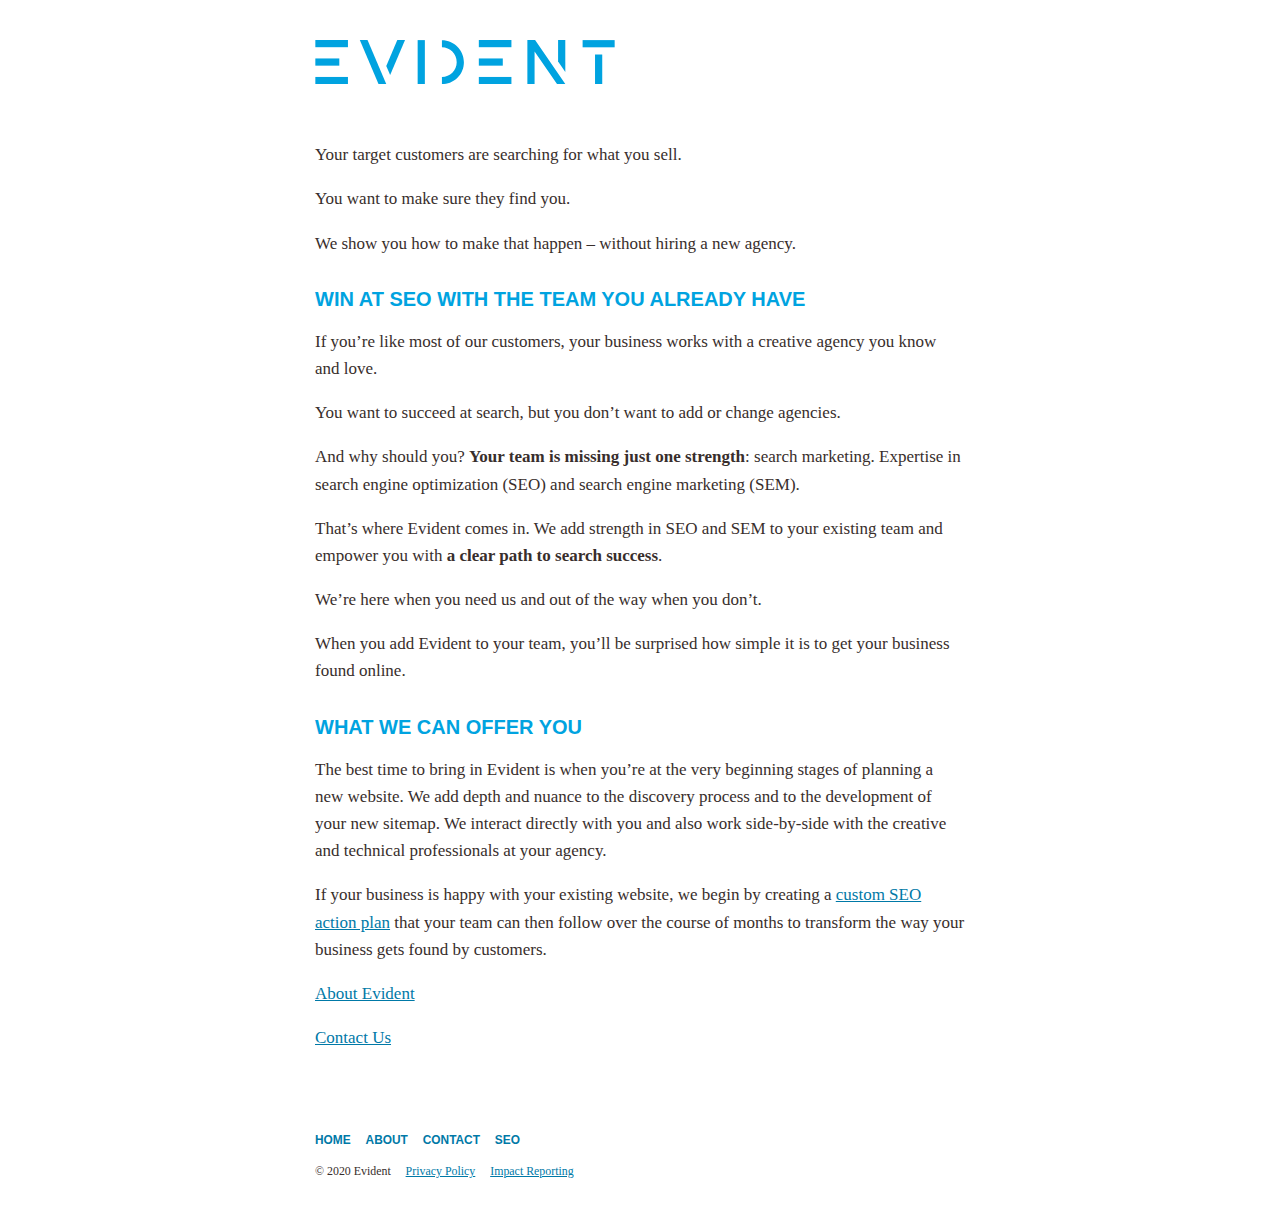
<file: index.html>
<!DOCTYPE html>
<html lang="en-US">
<head>
	<meta charset="utf-8">
	<meta name="viewport" content="width=device-width, initial-scale=1">
	<title>Evident - SEO and Search Advertising Consultancy</title>
	<meta name="description" content="Evident is a search marketing consultancy in Lancaster, PA. We develop and implement search marketing strategies and action plans for businesses.">
	<meta name="referrer" content="origin">
	<link rel="icon" type="image/png" href="/favicon-32x32.png" sizes="32x32" />
	<link rel="icon" type="image/png" href="/favicon-16x16.png" sizes="16x16" />
	<link rel="canonical" href="https://www.itsevident.com/" />
	<link rel="stylesheet" type="text/css" href="https://cloud.typography.com/6156396/7308992/css/fonts.css" />
	<style type="text/css">body{margin:40px auto;max-width:650px;line-height:1.6;font-family:"Archer SSm A","Archer SSm B",serif;font-style:normal;font-weight:500;font-size:17px;color:#382E2C;padding:0 20px;}h1,h2,h3{line-height:1.2;font-family:"Verlag A","Verlag B",sans-serif;font-style:normal;font-weight:700;text-transform:uppercase}h1{font-size:26px;color:#00A3E0}h2{font-size:20px;color:#00A3E0;margin-top:1.5em;}ul,ol{margin:1.2em 0}li{margin-bottom:1em}a{color:#0079a7}a:hover,a:visited{color:#5c6f6f}footer{font-size:70%;margin-top:80px}.footer-nav a{font-family:"Verlag A","Verlag B",sans-serif;font-style:normal;font-weight:700;text-transform:uppercase;text-decoration:none}header{margin-bottom:50px}.logo{width:300px;height:44px}.b-corp-seal{width:40px;height:62px;margin:10px 0 10px;}</style>
	<script type="application/ld+json">
	{
		"@context": "https://schema.org",
		"@type": "WebSite",
		"name": "Evident",
		"alternateName": "ItsEvident.com",
		"url": "https://www.itsevident.com/",
		"publisher": {
			"@type": "Organization",
			"additionalType": "http://www.productontology.org/id/Consulting_firm",
			"name": "Evident",
			"alternateName": [
				"Evident Search Consulting",
				"Evident Search Marketing",
				"Evident SEO",
				"It's Evident",
				"itsevident"
			],
			"legalName": "It's Evident, LLC",
			"foundingDate": "2017",
			"url": "https://www.itsevident.com/",
			"logo": "https://www.itsevident.com/evident-logo.jpg",
			"sameAs": [
				"https://www.facebook.com/evidentsearch/",
				"https://twitter.com/evidentsearch"
			],
			"founder": {
				"@type": "Person",
				"name": "Daniel Klotz",
				"alternateName": [
					"Dan Klotz",
					"Daniel J. Klotz"
				]
			},
			"description": "Evident is a consulting firm that offers search engine optimization and search engine marketing services.",
			"makesOffer": [
				{
					"@type":"Offer",
					"itemOffered": {
						"@type":"Service",
						"additionalType": "http://www.productontology.org/id/Search_engine_optimization",
						"name":"Search Engine Optimization",
						"description":"Search engine optimization services provided by Evident"
					}
				},
				{
					"@type":"Offer",
					"itemOffered": {
						"@type":"Service",
						"additionalType": "http://www.productontology.org/id/Search_engine_marketing",
						"name":"Search Engine Marketing",
						"description":"Search engine marketing and online advertising provided by Evident, primarily through Google Ads and Bing Ads"
					}
				}
			]
		}
	}
	</script>
	<!-- Global site tag (gtag.js) - Google Analytics -->
	<script async src="https://www.googletagmanager.com/gtag/js?id=UA-92624145-1"></script>
	<script>
	window.dataLayer = window.dataLayer || [];
	function gtag(){dataLayer.push(arguments);}
	gtag('js', new Date());

	gtag('config', 'UA-92624145-1');
	</script>
</head>
<body>
	<header>
		<h1><img src="/evident-logo.svg" alt="Evident" class="logo"></h1>
	</header>
	<p>Your target customers are searching for what you sell.</p>
	<p>You want to make sure they find you.</p>
	<p>We show you how to make that happen &ndash; without hiring a new agency.</p>
	<h2>Win at SEO With the Team You Already Have</h2>
	<p>If you&rsquo;re like most of our customers, your business works with a creative agency you know and love.</p>
	<p>You want to succeed at search, but you don&rsquo;t want to add or change agencies.</p>
	<p>And why should you? <strong>Your team is missing just one strength</strong>: search marketing. Expertise in search engine optimization (SEO) and search engine marketing (SEM).</p>
	<p>That&rsquo;s where Evident comes in. We add strength in SEO and SEM to your existing team and empower you with <strong>a clear path to search success</strong>.</p>
	<p>We&rsquo;re here when you need us and out of the way when you don&rsquo;t.</p>
	<p>When you add Evident to your team, you&rsquo;ll be surprised how simple it is to get your business found online.</p>
	<h2>What We Can Offer You</h2>
	<p>The best time to bring in Evident is when you&rsquo;re at the very beginning stages of planning a new website. We add depth and nuance to the discovery process and to the development of your new sitemap. We interact directly with you and also work side-by-side with the creative and technical professionals at your agency.</p>
	<p>If your business is happy with your existing website, we begin by creating a <a href="/seo.html">custom SEO action plan</a> that your team can then follow over the course of months to transform the way your business gets found by customers.</p>
	<p><a href="/about.html">About Evident</a></p>
	<p><a href="/contact.html">Contact Us</a></p>
	<footer>
		<p class="footer-nav"><a href="/">Home</a> &nbsp;&nbsp;&nbsp; <a href="/about.html">About</a> &nbsp;&nbsp;&nbsp; <a href="/contact.html">Contact</a> &nbsp;&nbsp;&nbsp; <a href="/seo.html">SEO</a></p>
		<p>&copy; 2020 Evident &nbsp;&nbsp;&nbsp; <a href="/privacy-policy.html">Privacy Policy</a> &nbsp;&nbsp;&nbsp; <a href="/impact.html">Impact Reporting</a></p>
	</footer>
</body>
</html>
</file>
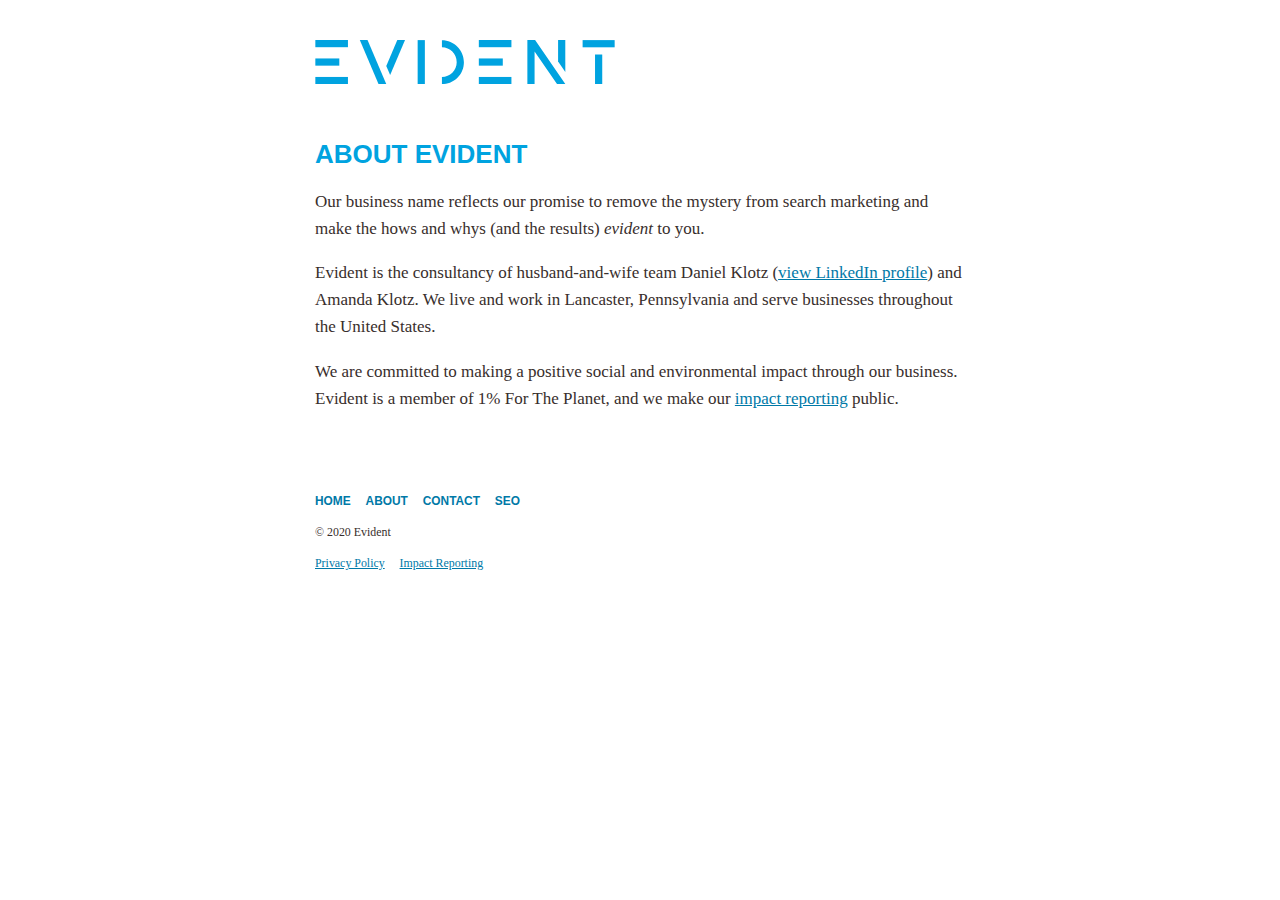
<file: about.html>
<!DOCTYPE html>
<html lang="en-US">
<head>
	<meta charset="utf-8">
	<meta name="viewport" content="width=device-width, initial-scale=1">
	<title>About - Evident</title>
	<meta name="description" content="The name Evident indicates my promise to make the hows and whys of search marketing less mysterious and more evident to you.">
	<meta name="referrer" content="origin">
	<link rel="icon" type="image/png" href="/favicon-32x32.png" sizes="32x32" />
	<link rel="icon" type="image/png" href="/favicon-16x16.png" sizes="16x16" />
	<link rel="canonical" href="https://www.itsevident.com/about.html" />
	<link rel="stylesheet" type="text/css" href="https://cloud.typography.com/6156396/7308992/css/fonts.css" />
	<style type="text/css">body{margin:40px auto;max-width:650px;line-height:1.6;font-family:"Archer SSm A","Archer SSm B",serif;font-style:normal;font-weight:500;font-size:17px;color:#382E2C;padding:0 20px;}h1,h2,h3{line-height:1.2;font-family:"Verlag A","Verlag B",sans-serif;font-style:normal;font-weight:700;text-transform:uppercase}h1{font-size:26px;color:#00A3E0}h2{font-size:20px;color:#00A3E0;margin-top:1.5em;}ul,ol{margin:1.2em 0}li{margin-bottom:1em}a{color:#0079a7}a:hover,a:visited{color:#5c6f6f}footer{font-size:70%;margin-top:80px}.footer-nav a{font-family:"Verlag A","Verlag B",sans-serif;font-style:normal;font-weight:700;text-transform:uppercase;text-decoration:none}header{margin-bottom:50px}.logo{width:300px;height:44px}</style>
	<script>
		(function(i,s,o,g,r,a,m){i['GoogleAnalyticsObject']=r;i[r]=i[r]||function(){
		(i[r].q=i[r].q||[]).push(arguments)},i[r].l=1*new Date();a=s.createElement(o),
		m=s.getElementsByTagName(o)[0];a.async=1;a.src=g;m.parentNode.insertBefore(a,m)
		})(window,document,'script','https://www.google-analytics.com/analytics.js','ga');
		ga('create', 'UA-92624145-1', 'auto');
		ga('send', 'pageview');
	</script>
</head>
<body>
	<header>
		<h2><a href="/"><img src="/evident-logo.svg" alt="Evident" class="logo"></a></h2>
	</header>
	<h1>About Evident</h1>
	<p>Our business name reflects our promise to remove the mystery from search marketing and make the hows and whys (and the results) <em>evident</em> to you.</p>
	<p>Evident is the consultancy of husband-and-wife team Daniel Klotz (<a href="https://www.linkedin.com/in/danieljklotz/">view LinkedIn profile</a>) and Amanda Klotz. We live and work in Lancaster, Pennsylvania and serve businesses throughout the United States.</p>
	<p>We are committed to making a positive social and environmental impact through our business. Evident is a member of 1% For The Planet, and we make our <a href="/impact.html">impact reporting</a> public.</p>
	<footer>
		<p class="footer-nav"><a href="/">Home</a> &nbsp;&nbsp;&nbsp; <a href="/about.html">About</a> &nbsp;&nbsp;&nbsp; <a href="/contact.html">Contact</a> &nbsp;&nbsp;&nbsp; <a href="/seo.html">SEO</a></p>
		<p>&copy; 2020 Evident</p>
		<p><a href="/privacy-policy.html">Privacy Policy</a> &nbsp;&nbsp;&nbsp; <a href="/impact.html">Impact Reporting</a></p>
	</footer>
</body>
</html>
</file>
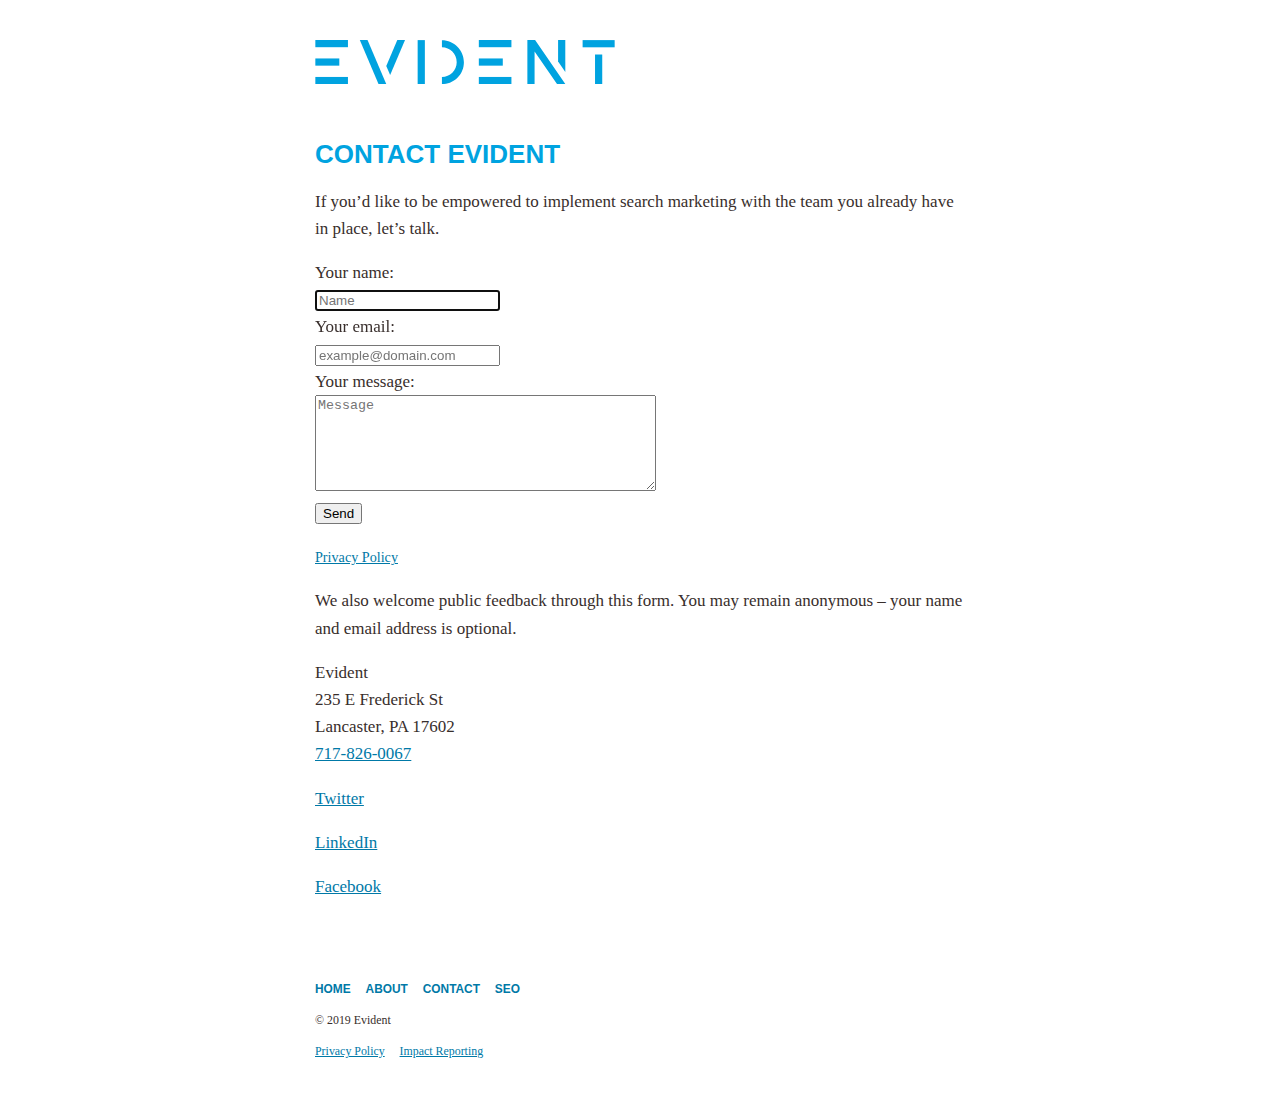
<file: contact.html>
<!DOCTYPE html>
<html lang="en-US">
<head>
	<meta charset="utf-8">
	<meta name="viewport" content="width=device-width, initial-scale=1">
	<title>Contact - Evident</title>
	<meta name="description" content="Contact information for Evident in Lancaster, PA">
	<meta name="referrer" content="origin">
	<link rel="icon" type="image/png" href="/favicon-32x32.png" sizes="32x32" />
	<link rel="icon" type="image/png" href="/favicon-16x16.png" sizes="16x16" />
	<link rel="canonical" href="https://www.itsevident.com/contact.html" />
	<link rel="stylesheet" type="text/css" href="https://cloud.typography.com/6156396/7308992/css/fonts.css" />
	<style type="text/css">body{margin:40px auto;max-width:650px;line-height:1.6;font-family:"Archer SSm A","Archer SSm B",serif;font-style:normal;font-weight:500;font-size:17px;color:#382E2C;padding:0 20px;}h1,h2,h3{line-height:1.2;font-family:"Verlag A","Verlag B",sans-serif;font-style:normal;font-weight:700;text-transform:uppercase}h1{font-size:26px;color:#00A3E0}h2{font-size:20px;color:#00A3E0;margin-top:1.5em;}ul,ol{margin:1.2em 0}li{margin-bottom:1em}a{color:#0079a7}a:hover,a:visited{color:#5c6f6f}footer{font-size:70%;margin-top:80px}.footer-nav a{font-family:"Verlag A","Verlag B",sans-serif;font-style:normal;font-weight:700;text-transform:uppercase;text-decoration:none}header{margin-bottom:50px}.logo{width:300px;height:44px}</style>
	<script>
		(function(i,s,o,g,r,a,m){i['GoogleAnalyticsObject']=r;i[r]=i[r]||function(){
		(i[r].q=i[r].q||[]).push(arguments)},i[r].l=1*new Date();a=s.createElement(o),
		m=s.getElementsByTagName(o)[0];a.async=1;a.src=g;m.parentNode.insertBefore(a,m)
		})(window,document,'script','https://www.google-analytics.com/analytics.js','ga');
		ga('create', 'UA-92624145-1', 'auto');
		ga('send', 'pageview');
	</script>
</head>
<body>
	<header>
		<h2><a href="/"><img src="/evident-logo.svg" alt="Evident" class="logo"></a></h2>
	</header>
	<h1>Contact Evident</h1>

	<p>If you&rsquo;d like to be empowered to implement search marketing with the team you already have in place, let&rsquo;s talk.</p>

	<form action="//formspree.io/service@itsevident.com" method="POST">
		<label for="name">Your name:</label><br>
		<input type="text" name="name" placeholder="Name" id="name" autocomplete="on" autofocus><br>
		<label for="_replyto">Your email:</label><br>
		<input type="email" name="_replyto" placeholder="example@domain.com" id="_replyto" autocomplete="on"><br>
		<label for="message">Your message:</label><br>
		<textarea name="message" rows="6" cols="40" placeholder="Message" id="message" required autocomplete="off"></textarea><br>
		<input class="hidden" type="hidden" name="_subject" value="Contact Form From ItsEvident.com">
		<input type="hidden" name="_next" value="https://www.itsevident.com/thank-you.html" />
		<input class="button submit" type="submit" value="Send">
	</form>

	<p><small><a href="/privacy-policy.html">Privacy Policy</a></small></p>
	<p>We also welcome public feedback through this form. You may remain anonymous &ndash; your name and email address is optional.</p>

	<p>
		Evident <br />
		235 E Frederick St <br />
		Lancaster, PA 17602 <br />
		<a href="tel:+17178260067">717-826-0067</a>
	</p>

	<p><a href="https://twitter.com/evidentsearch">Twitter</a></p>
	<p><a href="https://www.linkedin.com/company/11258410/">LinkedIn</a></p>
	<p><a href="https://www.facebook.com/evidentsearch">Facebook</a></p>

	<footer>
		<p class="footer-nav"><a href="/">Home</a> &nbsp;&nbsp;&nbsp; <a href="/about.html">About</a> &nbsp;&nbsp;&nbsp; <a href="/contact.html">Contact</a> &nbsp;&nbsp;&nbsp; <a href="/seo.html">SEO</a></p>
		<p>&copy; 2019 Evident</p>
		<p><a href="/privacy-policy.html">Privacy Policy</a> &nbsp;&nbsp;&nbsp; <a href="/impact.html">Impact Reporting</a></p>
	</footer>
</body>
</html>
</file>
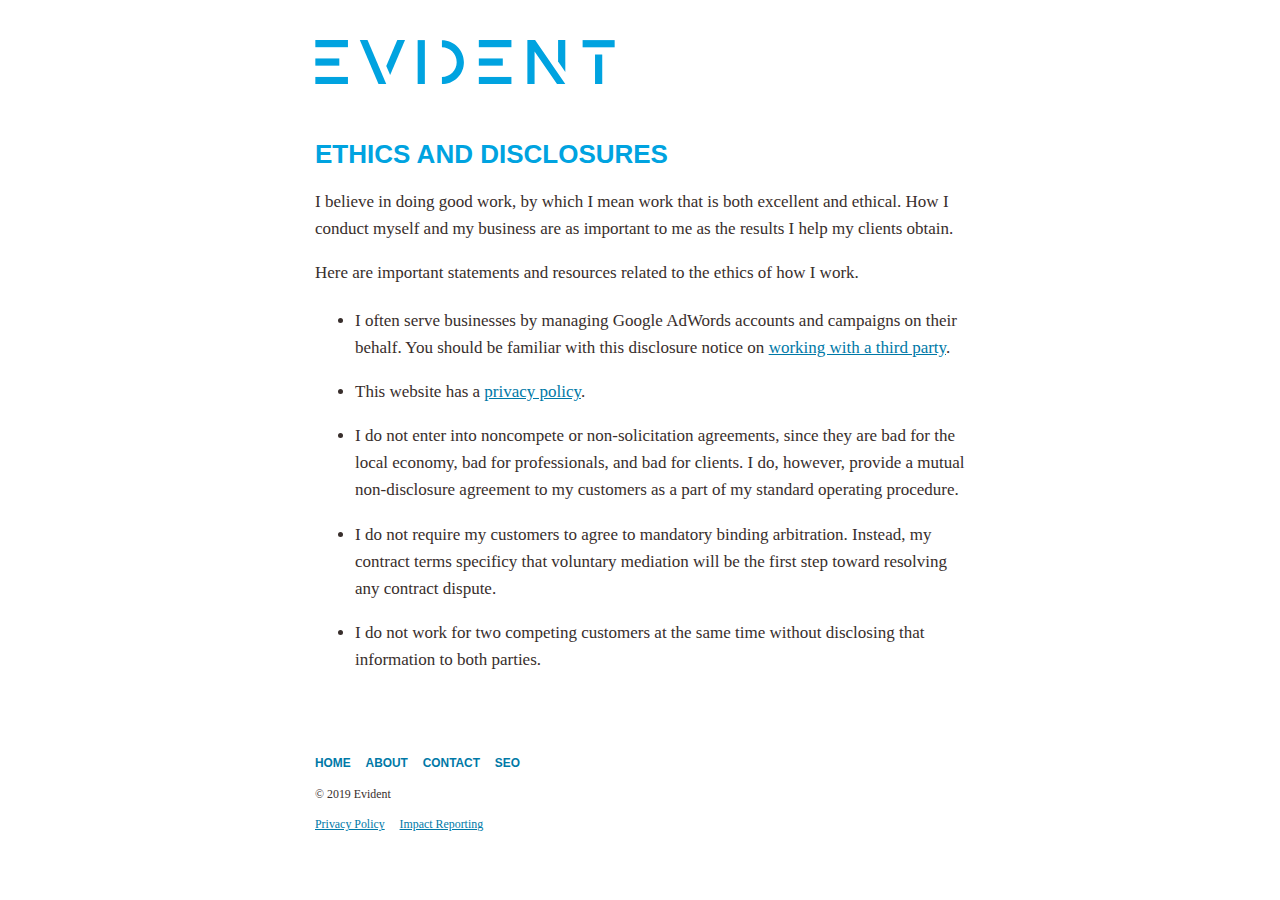
<file: ethics.html>
<!DOCTYPE html>
<html lang="en-US">
<head>
	<meta charset="utf-8">
	<meta name="viewport" content="width=device-width, initial-scale=1">
	<title>Ethics and Disclosures - Evident</title>
	<meta name="description" content="Metrics and goals related to the environmental and social impact of Evident as a business.">
	<meta name="referrer" content="origin">
	<link rel="icon" type="image/png" href="/favicon-32x32.png" sizes="32x32" />
	<link rel="icon" type="image/png" href="/favicon-16x16.png" sizes="16x16" />
	<link rel="canonical" href="https://www.itsevident.com/ethics.html" />
	<link rel="stylesheet" type="text/css" href="https://cloud.typography.com/6156396/7308992/css/fonts.css" />
	<style type="text/css">body{margin:40px auto;max-width:650px;line-height:1.6;font-family:"Archer SSm A","Archer SSm B",serif;font-style:normal;font-weight:500;font-size:17px;color:#382E2C;padding:0 20px;}h1,h2,h3{line-height:1.2;font-family:"Verlag A","Verlag B",sans-serif;font-style:normal;font-weight:700;text-transform:uppercase}h1{font-size:26px;color:#00A3E0}h2{font-size:20px;color:#00A3E0;margin-top:1.5em;}ul,ol{margin:1.2em 0}li{margin-bottom:1em}a{color:#0079a7}a:hover,a:visited{color:#5c6f6f}footer{font-size:70%;margin-top:80px}.footer-nav a{font-family:"Verlag A","Verlag B",sans-serif;font-style:normal;font-weight:700;text-transform:uppercase;text-decoration:none}header{margin-bottom:50px}.logo{width:300px;height:44px}</style>
	<script>
		(function(i,s,o,g,r,a,m){i['GoogleAnalyticsObject']=r;i[r]=i[r]||function(){
		(i[r].q=i[r].q||[]).push(arguments)},i[r].l=1*new Date();a=s.createElement(o),
		m=s.getElementsByTagName(o)[0];a.async=1;a.src=g;m.parentNode.insertBefore(a,m)
		})(window,document,'script','https://www.google-analytics.com/analytics.js','ga');
		ga('create', 'UA-92624145-1', 'auto');
		ga('send', 'pageview');
	</script>
</head>
<body>
	<header>
		<h2><a href="/"><img src="/evident-logo.svg" alt="Evident" class="logo"></a></h2>
	</header>
	<h1>Ethics and Disclosures</h1>
	<p>I believe in doing good work, by which I mean work that is both excellent and ethical. How I conduct myself and my business are as important to me as the results I help my clients obtain.</p>
	<p>Here are important statements and resources related to the ethics of how I work.</p>
	<ul>
		<li>I often serve businesses by managing Google AdWords accounts and campaigns on their behalf. You should be familiar with this disclosure notice on <a href="https://www.google.com/adwords/thirdpartypartners/" target="_blank">working with a third party</a>.</li>
		<li>This website has a <a href="/privacy-policy.html">privacy policy</a>.</li>
		<li>I do not enter into noncompete or non-solicitation agreements, since they are bad for the local economy, bad for professionals, and bad for clients. I do, however, provide a mutual non-disclosure agreement to my customers as a part of my standard operating procedure.</li>
		<li>I do not require my customers to agree to mandatory binding arbitration. Instead, my contract terms specificy that voluntary mediation will be the first step toward resolving any contract dispute.</li>
		<li>I do not work for two competing customers at the same time without disclosing that information to both parties.</li>
	</ul>

	<footer>
		<p class="footer-nav"><a href="/">Home</a> &nbsp;&nbsp;&nbsp; <a href="/about.html">About</a> &nbsp;&nbsp;&nbsp; <a href="/contact.html">Contact</a> &nbsp;&nbsp;&nbsp; <a href="/seo.html">SEO</a></p>
		<p>&copy; 2019 Evident</p>
		<p><a href="/privacy-policy.html">Privacy Policy</a> &nbsp;&nbsp;&nbsp; <a href="/impact.html">Impact Reporting</a></p>
	</footer>
</body>
</html>
</file>
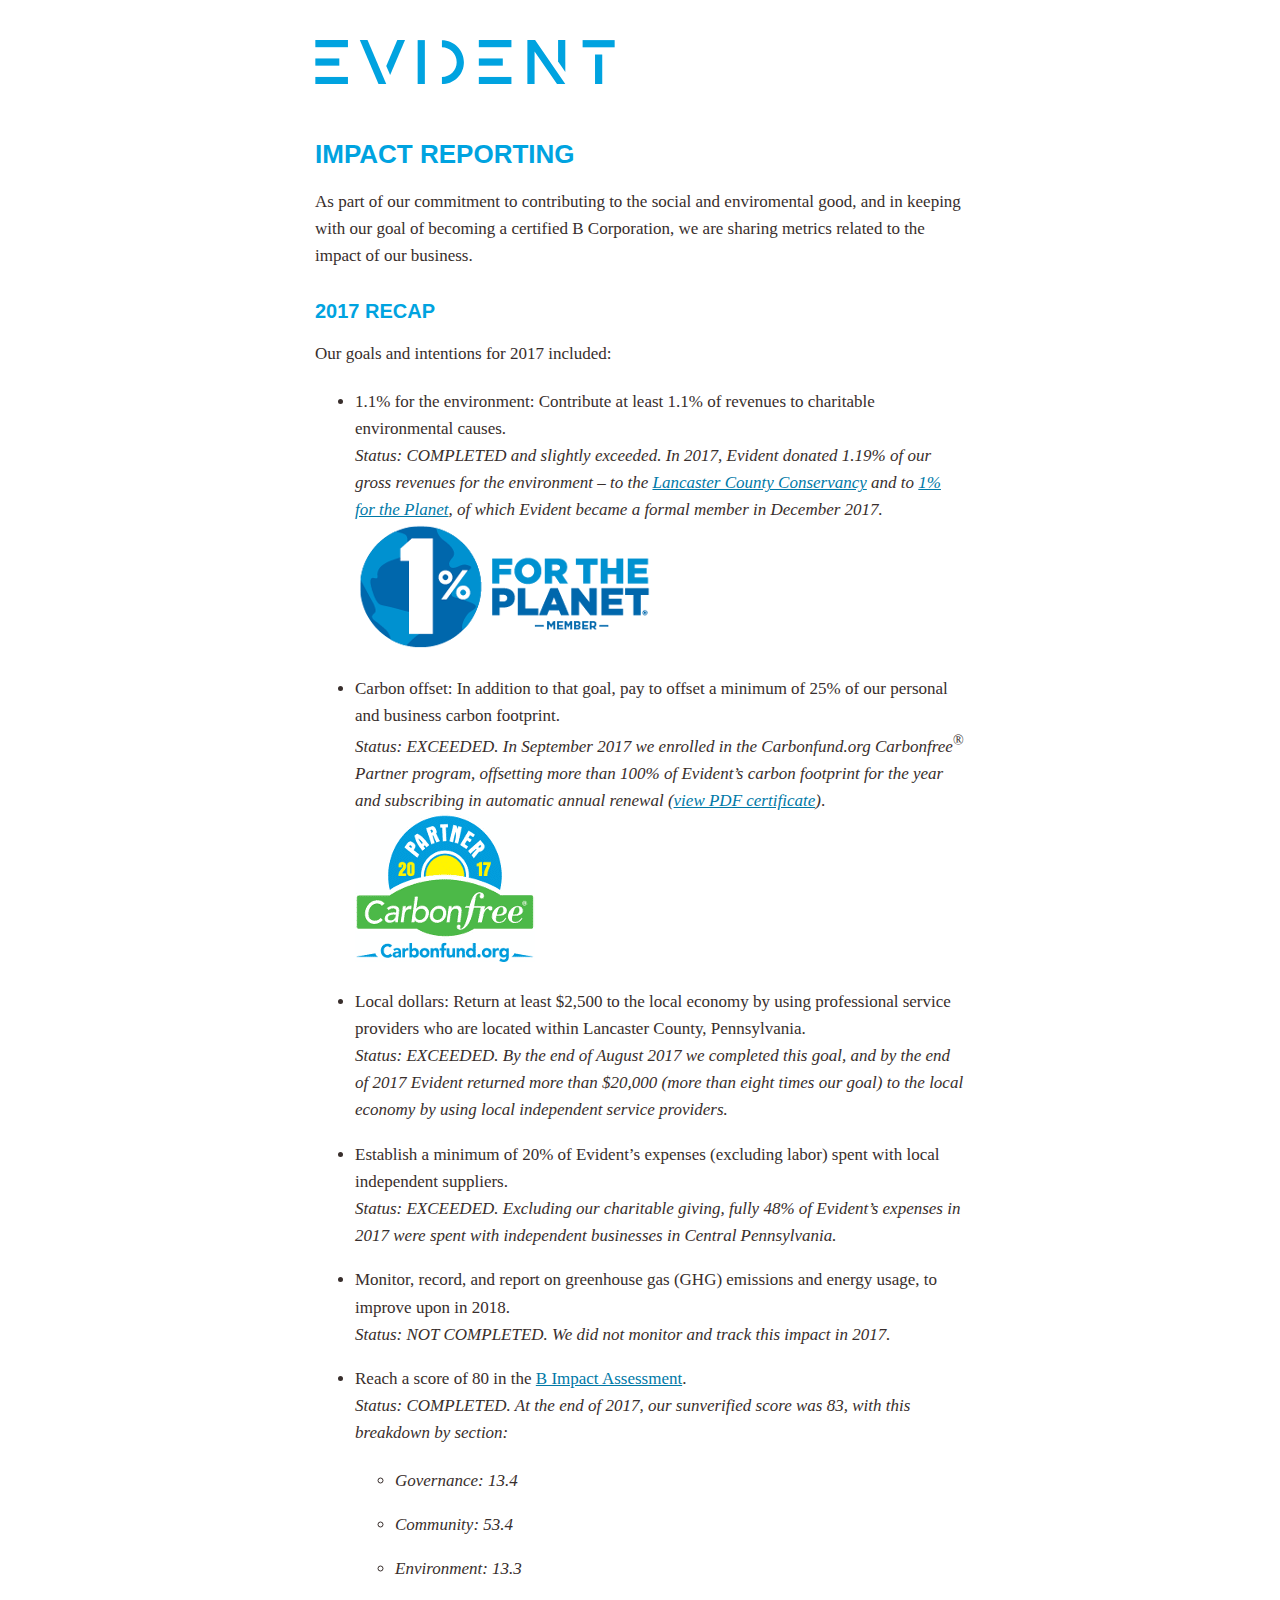
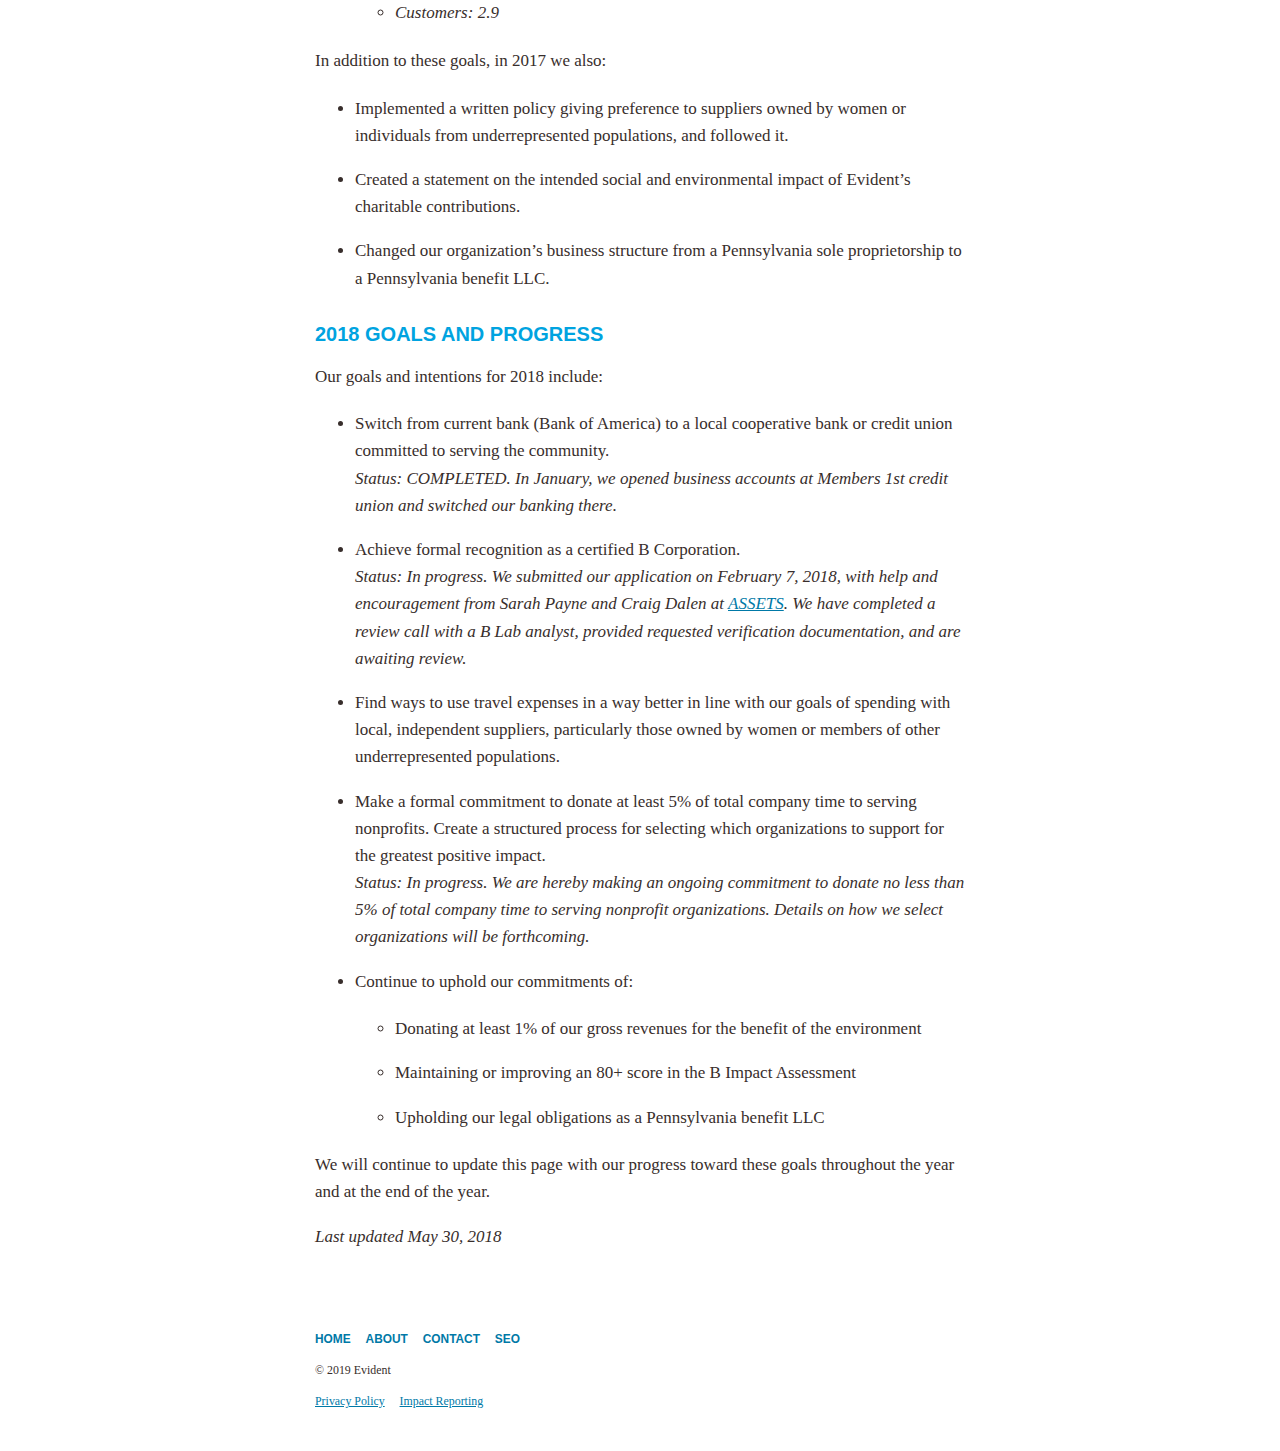
<file: impact.html>
<!DOCTYPE html>
<html lang="en-US">
<head>
	<meta charset="utf-8">
	<meta name="viewport" content="width=device-width, initial-scale=1">
	<title>Impact Reporting - Evident</title>
	<meta name="description" content="Metrics and goals related to the environmental and social impact of Evident as a business.">
	<meta name="referrer" content="origin">
	<link rel="icon" type="image/png" href="/favicon-32x32.png" sizes="32x32" />
	<link rel="icon" type="image/png" href="/favicon-16x16.png" sizes="16x16" />
	<link rel="canonical" href="https://www.itsevident.com/impact.html" />
	<link rel="stylesheet" type="text/css" href="https://cloud.typography.com/6156396/7308992/css/fonts.css" />
	<style type="text/css">body{margin:40px auto;max-width:650px;line-height:1.6;font-family:"Archer SSm A","Archer SSm B",serif;font-style:normal;font-weight:500;font-size:17px;color:#382E2C;padding:0 20px;}h1,h2,h3{line-height:1.2;font-family:"Verlag A","Verlag B",sans-serif;font-style:normal;font-weight:700;text-transform:uppercase}h1{font-size:26px;color:#00A3E0}h2{font-size:20px;color:#00A3E0;margin-top:1.5em;}ul,ol{margin:1.2em 0}li{margin-bottom:1em}a{color:#0079a7}a:hover,a:visited{color:#5c6f6f}footer{font-size:70%;margin-top:80px}.footer-nav a{font-family:"Verlag A","Verlag B",sans-serif;font-style:normal;font-weight:700;text-transform:uppercase;text-decoration:none}header{margin-bottom:50px}.logo{width:300px;height:44px}</style>
	<script>
		(function(i,s,o,g,r,a,m){i['GoogleAnalyticsObject']=r;i[r]=i[r]||function(){
		(i[r].q=i[r].q||[]).push(arguments)},i[r].l=1*new Date();a=s.createElement(o),
		m=s.getElementsByTagName(o)[0];a.async=1;a.src=g;m.parentNode.insertBefore(a,m)
		})(window,document,'script','https://www.google-analytics.com/analytics.js','ga');
		ga('create', 'UA-92624145-1', 'auto');
		ga('send', 'pageview');
	</script>
</head>
<body>
	<header>
		<h2><a href="/"><img src="/evident-logo.svg" alt="Evident" class="logo"></a></h2>
	</header>
	<h1>Impact Reporting</h1>
	<p>As part of our commitment to contributing to the social and enviromental good, and in keeping with our goal of becoming a certified B Corporation, we are sharing metrics related to the impact of our business.</p>
	<h2>2017 Recap</h2>
	<p>Our goals and intentions for 2017 included:</p>
	<ul>
		<li>1.1% for the environment: Contribute at least 1.1% of revenues to charitable environmental causes.<br><em>Status: COMPLETED and slightly exceeded. In 2017, Evident donated 1.19% of our gross revenues for the environment &ndash; to the <a href="http://lancasterconservancy.org/">Lancaster County Conservancy</a> and to <a href="https://www.onepercentfortheplanet.org/">1% for the Planet</a>, of which Evident became a formal member in December 2017.</em> <br><img src="/1-percent-for-the-planet-logo.png" alt="1% for the Planet member" width="300" height="126"></li>
		<li>Carbon offset: In addition to that goal, pay to offset a minimum of 25% of our personal and business carbon footprint. <br><em>Status: EXCEEDED. In September 2017 we enrolled in the Carbonfund.org Carbon<em>free</em><sup>&reg;</sup> Partner program, offsetting more than 100% of Evident&rsquo;s carbon footprint for the year and subscribing in automatic annual renewal (<a href="/carbonfund-org-certificate.pdf" target="_blank">view PDF certificate</a>)</em>. <br><img src="/carbonfree-partner-2017-evident.png" alt="Carbonfund.org Carbonfree Partner" width="180" height="148"></li>
		<li>Local dollars: Return at least $2,500 to the local economy by using professional service providers who are located within Lancaster County, Pennsylvania. <br><em>Status: EXCEEDED. By the end of August 2017 we completed this goal, and by the end of 2017 Evident returned more than $20,000 (more than eight times our goal) to the local economy by using local independent service providers.</em></li>
		<li>Establish a minimum of 20% of Evident&rsquo;s expenses (excluding labor) spent with local independent suppliers. <br><em>Status: EXCEEDED. Excluding our charitable giving, fully 48% of Evident&rsquo;s expenses in 2017 were spent with independent businesses in Central Pennsylvania.</em></li>
		<li>Monitor, record, and report on greenhouse gas (GHG) emissions and energy usage, to improve upon in 2018. <br><em>Status: NOT COMPLETED. We did not monitor and track this impact in 2017.</em></li>
		<li>Reach a score of 80 in the <a href="http://bimpactassessment.net/">B Impact Assessment</a>. <br><em>Status: COMPLETED. At the end of 2017, our sunverified score was 83, with this breakdown by section:
			<ul>
				<li>Governance: 13.4</li>
				<li>Community: 53.4</li>
				<li>Environment: 13.3</li>
				<li>Customers: 2.9</li>
			</ul>
		</em></li>
	</ul>
	<p>In addition to these goals, in 2017 we also:</p>
	<ul>
		<li>Implemented a written policy giving preference to suppliers owned by women or individuals from underrepresented populations, and followed it.</li>
		<li>Created a statement on the intended social and environmental impact of Evident&rsquo;s charitable contributions.</li>
		<li>Changed our organization&rsquo;s business structure from a Pennsylvania sole proprietorship to a Pennsylvania benefit LLC.</li>
	</ul>
	<h2>2018 Goals and Progress</h2>
	<p>Our goals and intentions for 2018 include:</p>
	<ul>
		<li>Switch from current bank (Bank of America) to a local cooperative bank or credit union committed to serving the community. <br><em>Status: COMPLETED. In January, we opened business accounts at Members 1st credit union and switched our banking there.</em></li>
		<li>Achieve formal recognition as a certified B Corporation. <br><em>Status: In progress. We submitted our application on February 7, 2018, with help and encouragement from Sarah Payne and Craig Dalen at <a href="https://assetspa.org/">ASSETS</a>. We have completed a review call with a B Lab analyst, provided requested verification documentation, and are awaiting review.</em></li>
		<li>Find ways to use travel expenses in a way better in line with our goals of spending with local, independent suppliers, particularly those owned by women or members of other underrepresented populations.</li>
		<li>Make a formal commitment to donate at least 5% of total company time to serving nonprofits. Create a structured process for selecting which organizations to support for the greatest positive impact. <br><em>Status: In progress. We are hereby making an ongoing commitment to donate no less than 5% of total company time to serving nonprofit organizations. Details on how we select organizations will be forthcoming.</em></li>
		<li>Continue to uphold our commitments of:
			<ul>
				<li>Donating at least 1% of our gross revenues for the benefit of the environment</li>
				<li>Maintaining or improving an 80+ score in the B Impact Assessment</li>
				<li>Upholding our legal obligations as a Pennsylvania benefit LLC</li>
			</ul>
	</ul>
	<p>We will continue to update this page with our progress toward these goals throughout the year and at the end of the year.</p>

	<p><em>Last updated May 30, 2018</em></p>

	<footer>
		<p class="footer-nav"><a href="/">Home</a> &nbsp;&nbsp;&nbsp; <a href="/about.html">About</a> &nbsp;&nbsp;&nbsp; <a href="/contact.html">Contact</a> &nbsp;&nbsp;&nbsp; <a href="/seo.html">SEO</a></p>
		<p>&copy; 2019 Evident</p>
		<p><a href="/privacy-policy.html">Privacy Policy</a> &nbsp;&nbsp;&nbsp; <a href="/impact.html">Impact Reporting</a></p>
	</footer>
</body>
</html>
</file>
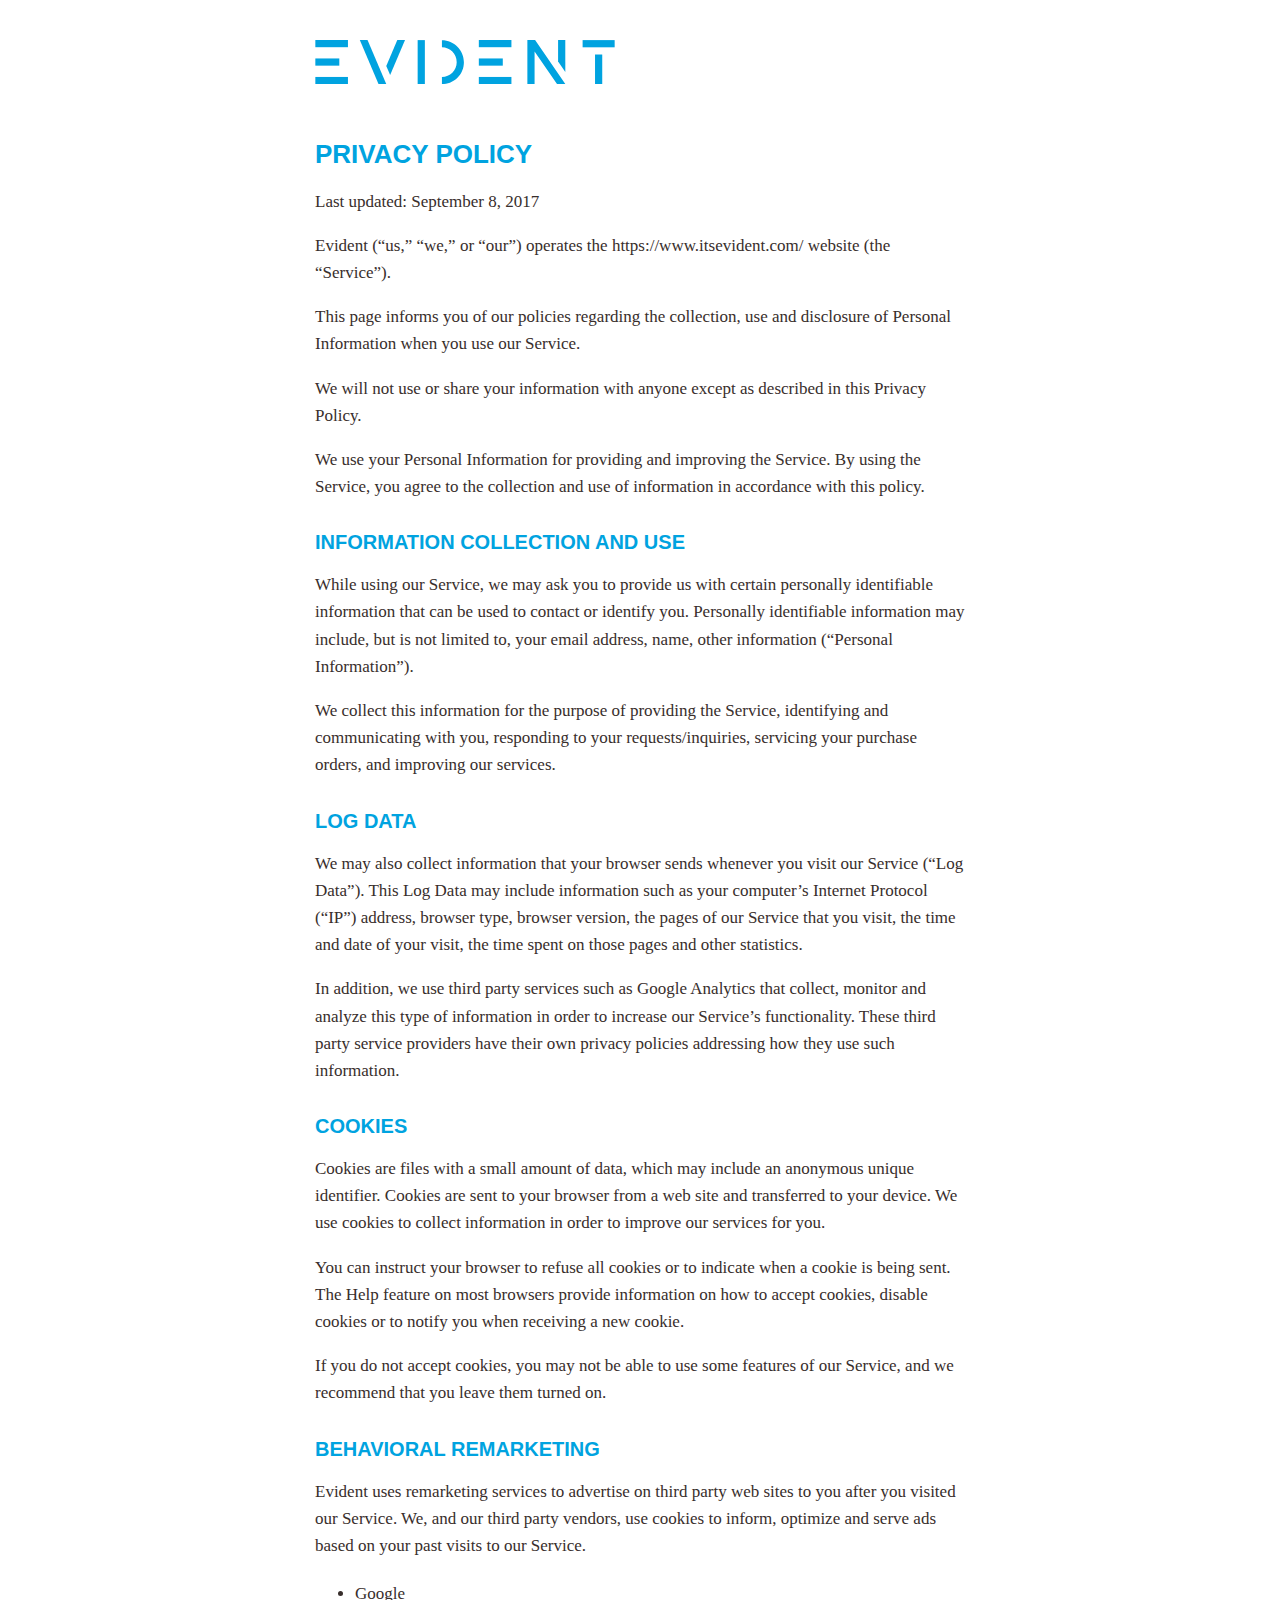
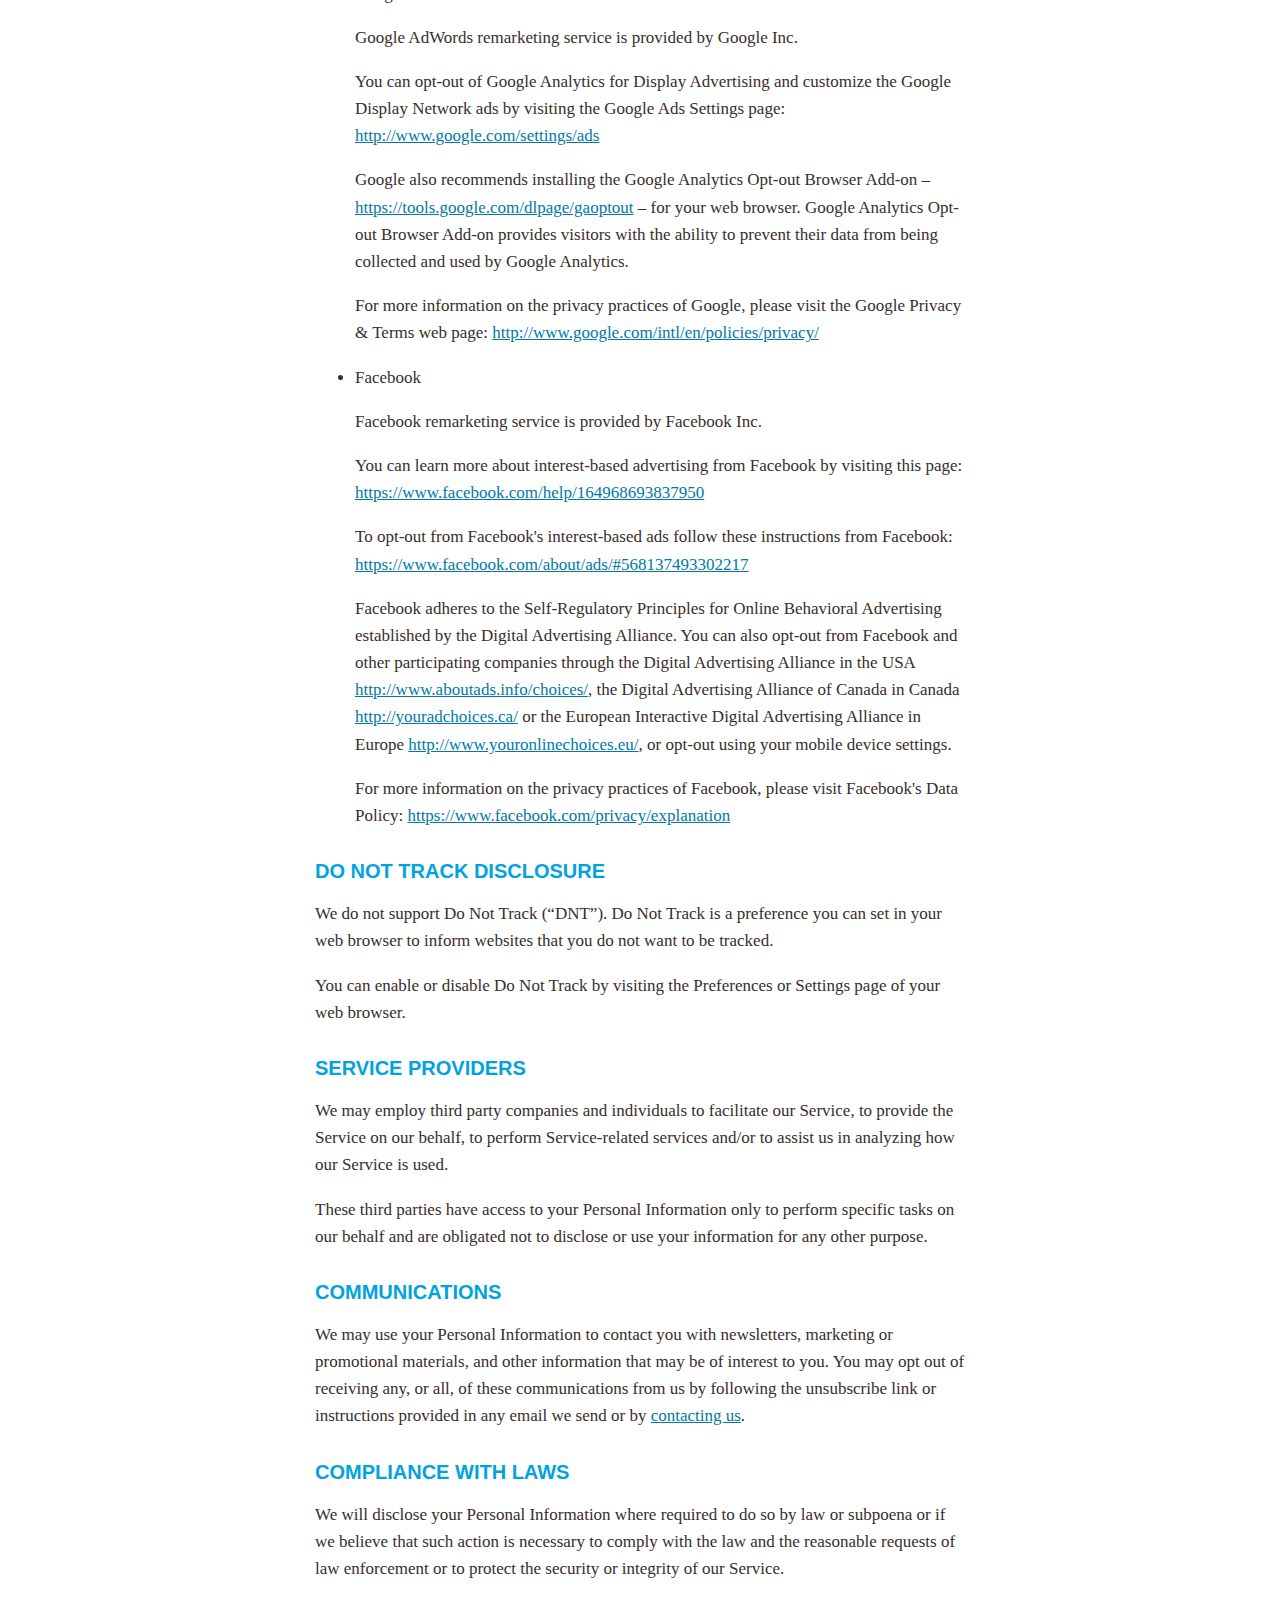
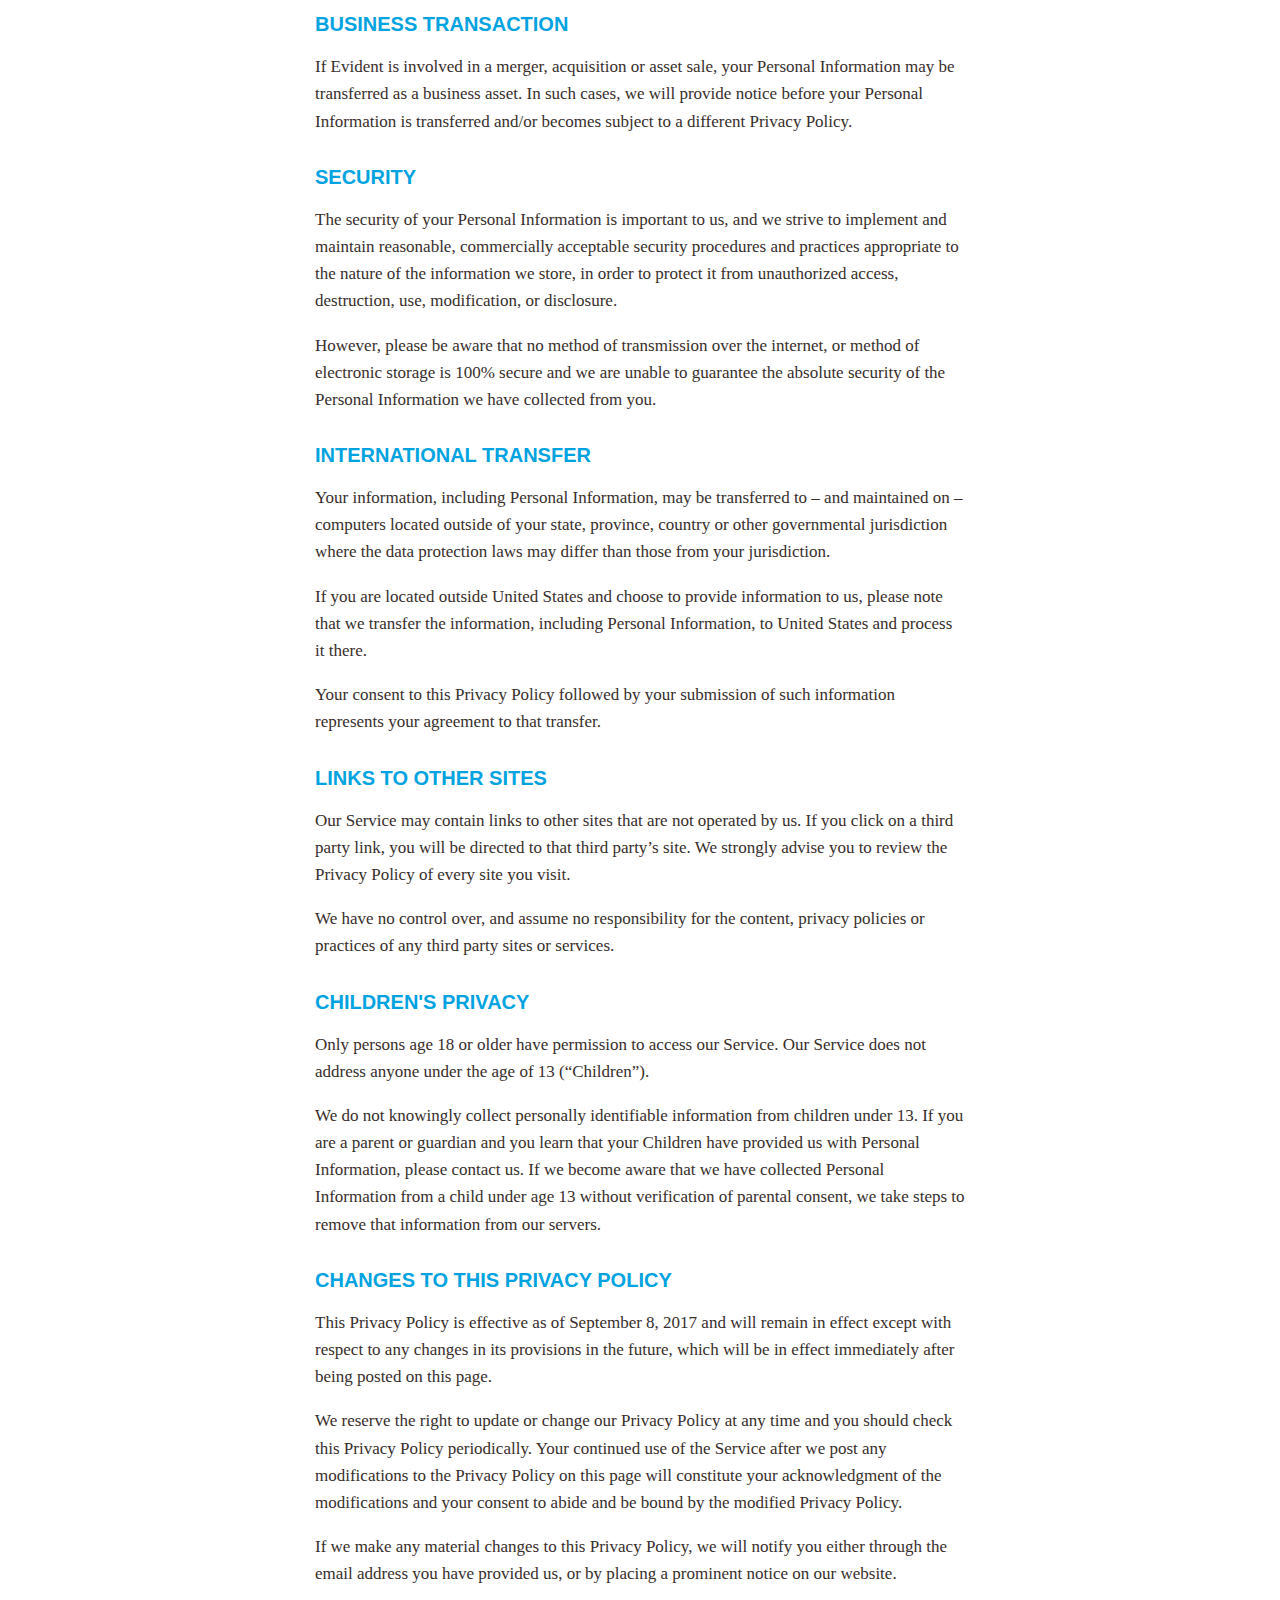
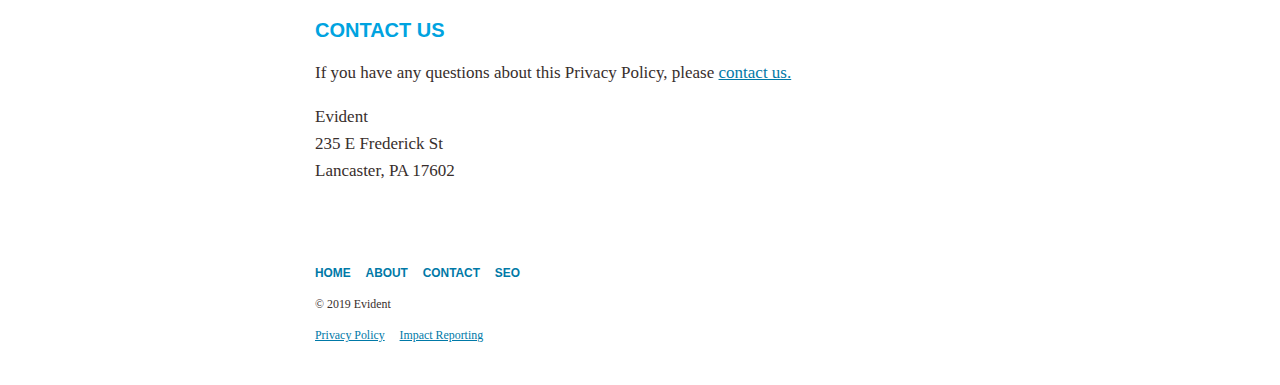
<file: privacy-policy.html>
<!DOCTYPE html>
<html lang="en-US">
<head>
	<meta charset="utf-8">
	<meta name="viewport" content="width=device-width, initial-scale=1">
	<title>Privacy Policy - Evident</title>
	<meta name="description" content="Privacy Policy for Evident in Lancaster, PA">
	<meta name="referrer" content="origin">
	<link rel="icon" type="image/png" href="/favicon-32x32.png" sizes="32x32" />
	<link rel="icon" type="image/png" href="/favicon-16x16.png" sizes="16x16" />
	<link rel="canonical" href="https://www.itsevident.com/privacy-policy.html" />
	<link rel="stylesheet" type="text/css" href="https://cloud.typography.com/6156396/7308992/css/fonts.css" />
	<style type="text/css">body{margin:40px auto;max-width:650px;line-height:1.6;font-family:"Archer SSm A","Archer SSm B",serif;font-style:normal;font-weight:500;font-size:17px;color:#382E2C;padding:0 20px;}h1,h2,h3{line-height:1.2;font-family:"Verlag A","Verlag B",sans-serif;font-style:normal;font-weight:700;text-transform:uppercase}h1{font-size:26px;color:#00A3E0}h2{font-size:20px;color:#00A3E0;margin-top:1.5em;}ul,ol{margin:1.2em 0}li{margin-bottom:1em}a{color:#0079a7}a:hover,a:visited{color:#5c6f6f}footer{font-size:70%;margin-top:80px}.footer-nav a{font-family:"Verlag A","Verlag B",sans-serif;font-style:normal;font-weight:700;text-transform:uppercase;text-decoration:none}header{margin-bottom:50px}.logo{width:300px;height:44px}</style>
	<script>
		(function(i,s,o,g,r,a,m){i['GoogleAnalyticsObject']=r;i[r]=i[r]||function(){
		(i[r].q=i[r].q||[]).push(arguments)},i[r].l=1*new Date();a=s.createElement(o),
		m=s.getElementsByTagName(o)[0];a.async=1;a.src=g;m.parentNode.insertBefore(a,m)
		})(window,document,'script','https://www.google-analytics.com/analytics.js','ga');
		ga('create', 'UA-92624145-1', 'auto');
		ga('send', 'pageview');
	</script>
</head>
<body>
	<header>
		<h2><a href="/"><img src="/evident-logo.svg" alt="Evident" class="logo"></a></h2>
	</header>
	<h1>Privacy Policy</h1>
	<p>Last updated: September 8, 2017</p>
	<p>Evident (&ldquo;us,&rdquo; &ldquo;we,&rdquo; or &ldquo;our&rdquo;) operates the https://www.itsevident.com/ website (the &ldquo;Service&rdquo;).</p>
	<p>This page informs you of our policies regarding the collection, use and disclosure of Personal Information when you use our Service.</p>
	<p>We will not use or share your information with anyone except as described in this Privacy Policy.</p>
	<p>We use your Personal Information for providing and improving the Service. By using the Service, you agree to the collection and use of information in accordance with this policy.<!-- Unless otherwise defined in this Privacy Policy, terms used in this Privacy Policy have the same meanings as in our Terms and Conditions, accessible at https://www.itsevident.com/.--></p>
	<h2>Information Collection And Use</h2>
	<p>While using our Service, we may ask you to provide us with certain personally identifiable information that can be used to contact or identify you. Personally identifiable information may include, but is not limited to, your email address, name, other information (&ldquo;Personal Information&rdquo;).</p>
	<p>We collect this information for the purpose of providing the Service, identifying and communicating with you, responding to your requests/inquiries, servicing your purchase orders, and improving our services.</p>
	<h2>Log Data</h2>
	<p>We may also collect information that your browser sends whenever you visit our Service (&ldquo;Log Data&rdquo;). This Log Data may include information such as your computer&rsquo;s Internet Protocol (&ldquo;IP&rdquo;) address, browser type, browser version, the pages of our Service that you visit, the time and date of your visit, the time spent on those pages and other statistics.</p>
	<p>In addition, we use third party services such as Google Analytics that collect, monitor and analyze this type of information in order to increase our Service&rsquo;s functionality. These third party service providers have their own privacy policies addressing how they use such information.</p>
	<h2>Cookies</h2>
	<p>Cookies are files with a small amount of data, which may include an anonymous unique identifier. Cookies are sent to your browser from a web site and transferred to your device. We use cookies to collect information in order to improve our services for you.</p>
	<p>You can instruct your browser to refuse all cookies or to indicate when a cookie is being sent. The Help feature on most browsers provide information on how to accept cookies, disable cookies or to notify you when receiving a new cookie.</p>
	<p>If you do not accept cookies, you may not be able to use some features of our Service, and we recommend that you leave them turned on.</p>

	<h2>Behavioral Remarketing</h2>
	<p>Evident uses remarketing services to advertise on third party web sites to you after you visited our Service. We, and our third party vendors, use cookies to inform, optimize and serve ads based on your past visits to our Service.</p>
	<ul>
	<li>
	    <p>Google</p>
	    <p>Google AdWords remarketing service is provided by Google Inc.</p>
	    <p>You can opt-out of Google Analytics for Display Advertising and customize the Google Display Network ads by visiting the Google Ads Settings page: <a href="http://www.google.com/settings/ads">http://www.google.com/settings/ads</a></p>
	    <p>Google also recommends installing the Google Analytics Opt-out Browser Add-on &ndash; <a href="https://tools.google.com/dlpage/gaoptout">https://tools.google.com/dlpage/gaoptout</a> &ndash; for your web browser. Google Analytics Opt-out Browser Add-on provides visitors with the ability to prevent their data from being collected and used by Google Analytics.</p>
	    <p>For more information on the privacy practices of Google, please visit the Google Privacy &amp; Terms web page: <a href="http://www.google.com/intl/en/policies/privacy/">http://www.google.com/intl/en/policies/privacy/</a></p>
	</li>
	<li>
	    <p>Facebook</p>
	    <p>Facebook remarketing service is provided by Facebook Inc.</p>
	    <p>You can learn more about interest-based advertising from Facebook by visiting this page: <a href="https://www.facebook.com/help/164968693837950">https://www.facebook.com/help/164968693837950</a></p>
	    <p>To opt-out from Facebook's interest-based ads follow these instructions from Facebook: <a href="https://www.facebook.com/about/ads/#568137493302217">https://www.facebook.com/about/ads/#568137493302217</a><p>
	    <p>Facebook adheres to the Self-Regulatory Principles for Online Behavioral Advertising established by the Digital Advertising Alliance. You can also opt-out from Facebook and other participating companies through the Digital Advertising Alliance in the USA <a href="http://www.aboutads.info/choices/">http://www.aboutads.info/choices/</a>, the Digital Advertising Alliance of Canada in Canada <a href="http://youradchoices.ca/">http://youradchoices.ca/</a> or the European Interactive Digital Advertising Alliance in Europe <a href="http://www.youronlinechoices.eu/">http://www.youronlinechoices.eu/</a>, or opt-out using your mobile device settings.</p>
	    <p>For more information on the privacy practices of Facebook, please visit Facebook's Data Policy: <a href="https://www.facebook.com/privacy/explanation">https://www.facebook.com/privacy/explanation</a></p>
	</li>
	</ul>
	<h2>Do Not Track Disclosure</h2>
	<p>We do not support Do Not Track (&ldquo;DNT&rdquo;). Do Not Track is a preference you can set in your web browser to inform websites that you do not want to be tracked.</p>
	<p>You can enable or disable Do Not Track by visiting the Preferences or Settings page of your web browser.</p>
	<h2>Service Providers</h2>
	<p>We may employ third party companies and individuals to facilitate our Service, to provide the Service on our behalf, to perform Service-related services and/or to assist us in analyzing how our Service is used.</p>
	<p>These third parties have access to your Personal Information only to perform specific tasks on our behalf and are obligated not to disclose or use your information for any other purpose.</p>
	<h2>Communications</h2>
	<p>We may use your Personal Information to contact you with newsletters, marketing or promotional materials, and other information that may be of interest to you. You may opt out of receiving any, or all, of these communications from us by following the unsubscribe link or instructions provided in any email we send or by <a href="/contact.html">contacting us</a>.</p>
	<h2>Compliance With Laws</h2>
	<p>We will disclose your Personal Information where required to do so by law or subpoena or if we believe that such action is necessary to comply with the law and the reasonable requests of law enforcement or to protect the security or integrity of our Service.</p>
	<h2>Business Transaction</h2>
	<p>If Evident is involved in a merger, acquisition or asset sale, your Personal Information may be transferred as a business asset. In such cases, we will provide notice before your Personal Information is transferred and/or becomes subject to a different Privacy Policy.</p>
	<h2>Security</h2>
	<p>The security of your Personal Information is important to us, and we strive to implement and maintain reasonable, commercially acceptable security procedures and practices appropriate to the nature of the information we store, in order to protect it from unauthorized access, destruction, use, modification, or disclosure.</p>
	<p>However, please be aware that no method of transmission over the internet, or method of electronic storage is 100% secure and we are unable to guarantee the absolute security of the Personal Information we have collected from you.</p>
	<h2>International Transfer</h2>
	<p>Your information, including Personal Information, may be transferred to &ndash; and maintained on &ndash; computers located outside of your state, province, country or other governmental jurisdiction where the data protection laws may differ than those from your jurisdiction.</p>
	<p>If you are located outside United States and choose to provide information to us, please note that we transfer the information, including Personal Information, to United States and process it there.</p>
	<p>Your consent to this Privacy Policy followed by your submission of such information represents your agreement to that transfer.</p>
	<h2>Links To Other Sites</h2>
	<p>Our Service may contain links to other sites that are not operated by us. If you click on a third party link, you will be directed to that third party&rsquo;s site. We strongly advise you to review the Privacy Policy of every site you visit.</p>
	<p>We have no control over, and assume no responsibility for the content, privacy policies or practices of any third party sites or services.</p>
	<h2>Children's Privacy</h2>
	<p>Only persons age 18 or older have permission to access our Service. Our Service does not address anyone under the age of 13 (&ldquo;Children&rdquo;).</p>
	<p>We do not knowingly collect personally identifiable information from children under 13. If you are a parent or guardian and you learn that your Children have provided us with Personal Information, please contact us. If we become aware that we have collected Personal Information from a child under age 13 without verification of parental consent, we take steps to remove that information from our servers.</p>
	<h2>Changes To This Privacy Policy</h2>
	<p>This Privacy Policy is effective as of September 8, 2017 and will remain in effect except with respect to any changes in its provisions in the future, which will be in effect immediately after being posted on this page.</p>
	<p>We reserve the right to update or change our Privacy Policy at any time and you should check this Privacy Policy periodically. Your continued use of the Service after we post any modifications to the Privacy Policy on this page will constitute your acknowledgment of the modifications and your consent to abide and be bound by the modified Privacy Policy.</p>
	<p>If we make any material changes to this Privacy Policy, we will notify you either through the email address you have provided us, or by placing a prominent notice on our website.</p>
	<h2>Contact Us</h2>
	<p>If you have any questions about this Privacy Policy, please <a href="/contact.html">contact us.</a></p>
	<p>
		Evident <br />
		235 E Frederick St <br />
		Lancaster, PA 17602</a>
	</p>

	<footer>
		<p class="footer-nav"><a href="/">Home</a> &nbsp;&nbsp;&nbsp; <a href="/about.html">About</a> &nbsp;&nbsp;&nbsp; <a href="/contact.html">Contact</a> &nbsp;&nbsp;&nbsp; <a href="/seo.html">SEO</a></p>
		<p>&copy; 2019 Evident</p>
		<p><a href="/privacy-policy.html">Privacy Policy</a> &nbsp;&nbsp;&nbsp; <a href="/impact.html">Impact Reporting</a></p>
	</footer>
</body>
</html>
</file>
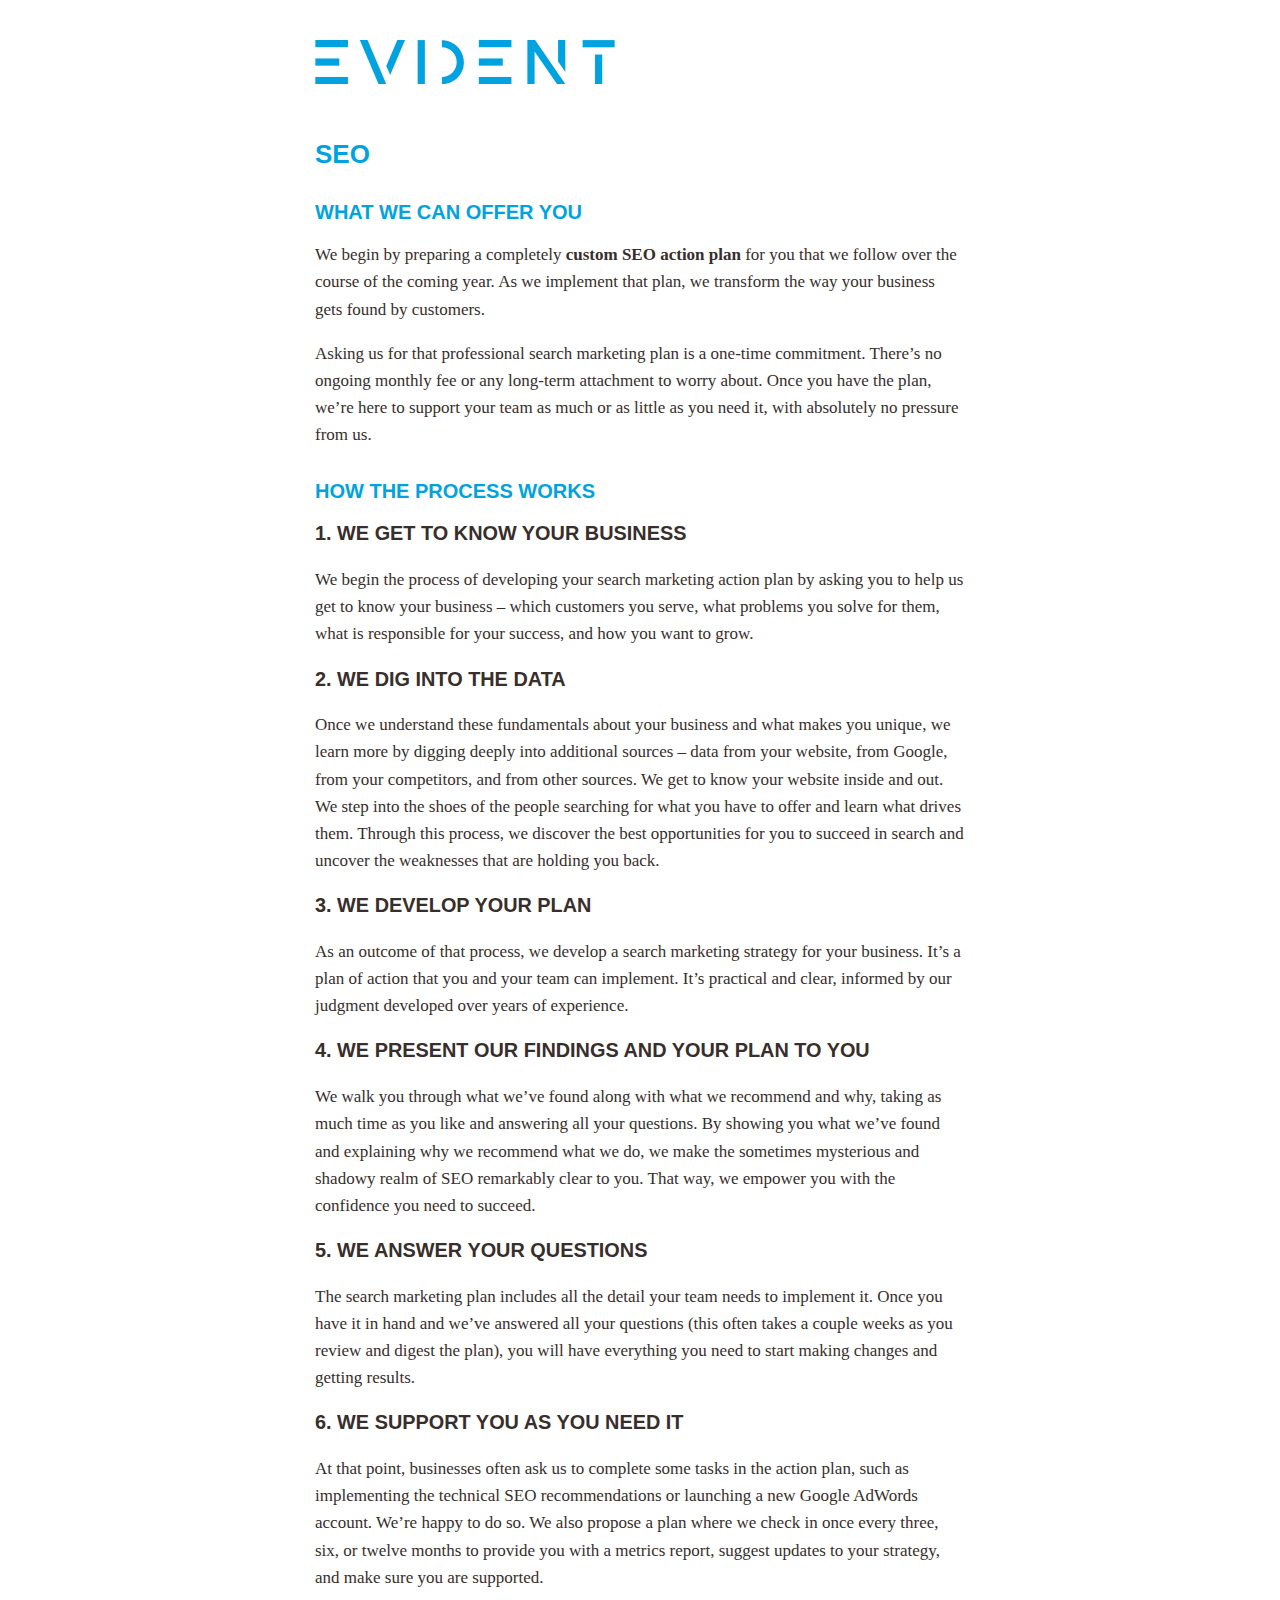
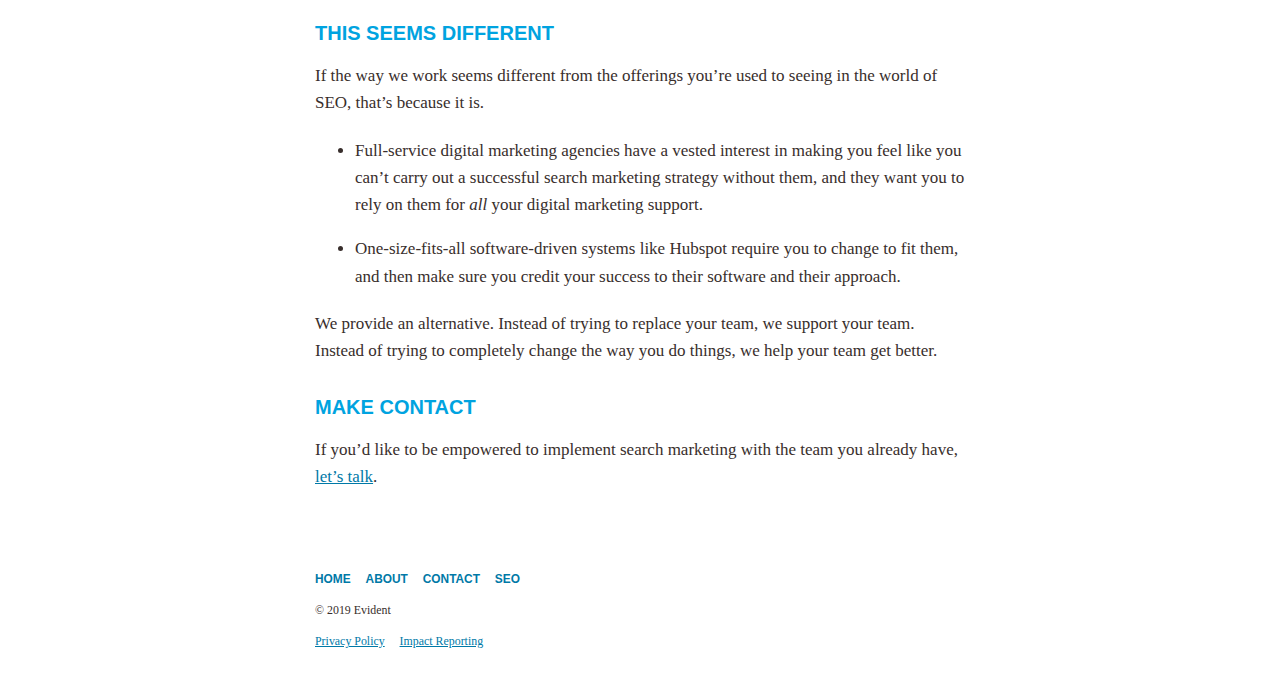
<file: seo.html>
<!DOCTYPE html>
<html lang="en-US">
<head>
	<meta charset="utf-8">
	<meta name="viewport" content="width=device-width, initial-scale=1">
	<title>SEO - Evident</title>
	<meta name="description" content="SEO services from Evident">
	<meta name="referrer" content="origin">
	<link rel="icon" type="image/png" href="/favicon-32x32.png" sizes="32x32" />
	<link rel="icon" type="image/png" href="/favicon-16x16.png" sizes="16x16" />
	<link rel="canonical" href="https://www.itsevident.com/seo.html" />
	<link rel="stylesheet" type="text/css" href="https://cloud.typography.com/6156396/7308992/css/fonts.css" />
	<style type="text/css">body{margin:40px auto;max-width:650px;line-height:1.6;font-family:"Archer SSm A","Archer SSm B",serif;font-style:normal;font-weight:500;font-size:17px;color:#382E2C;padding:0 20px;}h1,h2,h3{line-height:1.2;font-family:"Verlag A","Verlag B",sans-serif;font-style:normal;font-weight:700;text-transform:uppercase}h1{font-size:26px;color:#00A3E0}h2{font-size:20px;color:#00A3E0;margin-top:1.5em;}ul,ol{margin:1.2em 0}li{margin-bottom:1em}a{color:#0079a7}a:hover,a:visited{color:#5c6f6f}footer{font-size:70%;margin-top:80px}.footer-nav a{font-family:"Verlag A","Verlag B",sans-serif;font-style:normal;font-weight:700;text-transform:uppercase;text-decoration:none}header{margin-bottom:50px}.logo{width:300px;height:44px}</style>
	<script>
		(function(i,s,o,g,r,a,m){i['GoogleAnalyticsObject']=r;i[r]=i[r]||function(){
		(i[r].q=i[r].q||[]).push(arguments)},i[r].l=1*new Date();a=s.createElement(o),
		m=s.getElementsByTagName(o)[0];a.async=1;a.src=g;m.parentNode.insertBefore(a,m)
		})(window,document,'script','https://www.google-analytics.com/analytics.js','ga');
		ga('create', 'UA-92624145-1', 'auto');
		ga('send', 'pageview');
	</script>
</head>
<body>
	<header>
		<h2><a href="/"><img src="/evident-logo.svg" alt="Evident" class="logo"></a></h2>
	</header>
	<h1>SEO</h1>
	<h2>What We Can Offer You</h2>
	<p>We begin by preparing a completely <strong>custom SEO action plan</strong> for you that we follow over the course of the coming year. As we implement that plan, we transform the way your business gets found by customers.</p>
	<p>Asking us for that professional search marketing plan is a one-time commitment. There&rsquo;s no ongoing monthly fee or any long-term attachment to worry about. Once you have the plan, we&rsquo;re here to support your team as much or as little as you need it, with absolutely no pressure from us.</p>
	<h2>How the Process Works</h2>
	<h3>1. We Get to Know Your Business</h3>
	<p>We begin the process of developing your search marketing action plan by asking you to help us get to know your business &ndash; which customers you serve, what problems you solve for them, what is responsible for your success, and how you want to grow. </p>
	<h3>2. We Dig Into the Data</h3>
	<p>Once we understand these fundamentals about your business and what makes you unique, we learn more by digging deeply into additional sources &ndash; data from your website, from Google, from your competitors, and from other sources. We get to know your website inside and out. We step into the shoes of the people searching for what you have to offer and learn what drives them. Through this process, we discover the best opportunities for you to succeed in search and uncover the weaknesses that are holding you back.</p>
	<h3>3. We Develop Your Plan</h3>
	<p>As an outcome of that process, we develop a search marketing strategy for your business. It&rsquo;s a plan of action that you and your team can implement. It&rsquo;s practical and clear, informed by our judgment developed over years of experience.</p>
	<h3>4. We Present Our Findings and Your Plan to You</h3>
	<p>We walk you through what we&rsquo;ve found along with what we recommend and why, taking as much time as you like and answering all your questions. By showing you what we&rsquo;ve found and explaining why we recommend what we do, we make the sometimes mysterious and shadowy realm of SEO remarkably clear to you. That way, we empower you with the confidence you need to succeed.</p>
	<h3>5. We Answer Your Questions</h3>
	<p>The search marketing plan includes all the detail your team needs to implement it. Once you have it in hand and we&rsquo;ve answered all your questions (this often takes a couple weeks as you review and digest the plan), you will have everything you need to start making changes and getting results.</p>
	<h3>6. We Support You as You Need It</h3>
	<p>At that point, businesses often ask us to complete some tasks in the action plan, such as implementing the technical SEO recommendations or launching a new Google AdWords account. We&rsquo;re happy to do so. We also propose a plan where we check in once every three, six, or twelve months to provide you with a metrics report, suggest updates to your strategy, and make sure you are supported.</p>
	<h2>This Seems Different</h2>
	<p>If the way we work seems different from the offerings you&rsquo;re used to seeing in the world of SEO, that&rsquo;s because it is.</p>
	<ul>
		<li>Full-service digital marketing agencies have a vested interest in making you feel like you can&rsquo;t carry out a successful search marketing strategy without them, and they want you to rely on them for <em>all</em> your digital marketing support.</li>
		<li>One-size-fits-all software-driven systems like Hubspot require you to change to fit them, and then make sure you credit your success to their software and their approach.</li>
	</ul>
	<p>We provide an alternative. Instead of trying to replace your team, we support your team. Instead of trying to completely change the way you do things, we help your team get better.</p>

	<h2>Make Contact</h2>
	<p>If you&rsquo;d like to be empowered to implement search marketing with the team you already have, <a href="/contact.html">let&rsquo;s talk</a>.</p>

	<footer>
		<p class="footer-nav"><a href="/">Home</a> &nbsp;&nbsp;&nbsp; <a href="/about.html">About</a> &nbsp;&nbsp;&nbsp; <a href="/contact.html">Contact</a> &nbsp;&nbsp;&nbsp; <a href="/seo.html">SEO</a></p>
		<p>&copy; 2019 Evident</p>
		<p><a href="/privacy-policy.html">Privacy Policy</a> &nbsp;&nbsp;&nbsp; <a href="/impact.html">Impact Reporting</a></p>
	</footer>
</body>
</html>
</file>
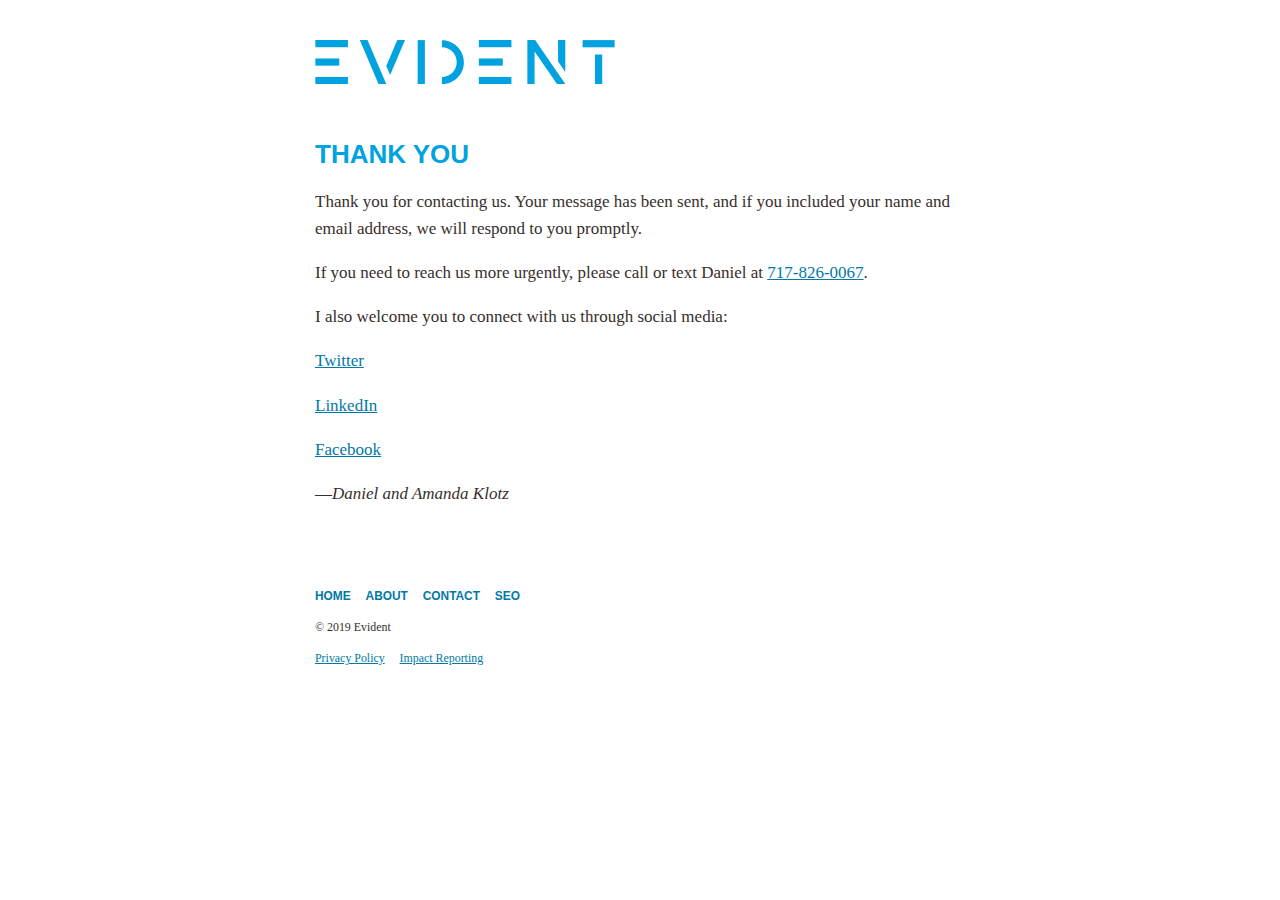
<file: thank-you.html>
<!DOCTYPE html>
<html lang="en-US">
<head>
	<meta charset="utf-8">
	<meta name="viewport" content="width=device-width, initial-scale=1">
	<meta name="robots" content="noindex,follow" />
	<title>Thank You - Evident</title>
	<meta name="description" content="Contact information for Evident in Lancaster, PA">
	<meta name="referrer" content="origin">
	<link rel="icon" type="image/png" href="/favicon-32x32.png" sizes="32x32" />
	<link rel="icon" type="image/png" href="/favicon-16x16.png" sizes="16x16" />
	<link rel="canonical" href="https://www.itsevident.com/thank-you.html" />
	<link rel="stylesheet" type="text/css" href="https://cloud.typography.com/6156396/7308992/css/fonts.css" />
	<style type="text/css">body{margin:40px auto;max-width:650px;line-height:1.6;font-family:"Archer SSm A","Archer SSm B",serif;font-style:normal;font-weight:500;font-size:17px;color:#382E2C;padding:0 20px;}h1,h2,h3{line-height:1.2;font-family:"Verlag A","Verlag B",sans-serif;font-style:normal;font-weight:700;text-transform:uppercase}h1{font-size:26px;color:#00A3E0}h2{font-size:20px;color:#00A3E0;margin-top:1.5em;}ul,ol{margin:1.2em 0}li{margin-bottom:1em}a{color:#0079a7}a:hover,a:visited{color:#5c6f6f}footer{font-size:70%;margin-top:80px}.footer-nav a{font-family:"Verlag A","Verlag B",sans-serif;font-style:normal;font-weight:700;text-transform:uppercase;text-decoration:none}header{margin-bottom:50px}.logo{width:300px;height:44px}</style>
	<script>
		(function(i,s,o,g,r,a,m){i['GoogleAnalyticsObject']=r;i[r]=i[r]||function(){
		(i[r].q=i[r].q||[]).push(arguments)},i[r].l=1*new Date();a=s.createElement(o),
		m=s.getElementsByTagName(o)[0];a.async=1;a.src=g;m.parentNode.insertBefore(a,m)
		})(window,document,'script','https://www.google-analytics.com/analytics.js','ga');
		ga('create', 'UA-92624145-1', 'auto');
		ga('send', 'pageview');
	</script>
</head>
<body>
	<header>
		<h2><a href="/"><img src="/evident-logo.svg" alt="Evident" class="logo"></a></h2>
	</header>
	<h1>Thank You</h1>

	<p>Thank you for contacting us. Your message has been sent, and if you included your name and email address, we will respond to you promptly.</p>

	<p>If you need to reach us more urgently, please call or text Daniel at <a href="tel:+17178245689">717-826-0067</a>.</p>

	<p>I also welcome you to connect with us through social media:</p>

	<p><a href="https://twitter.com/evidentsearch">Twitter</a></p>
	<p><a href="https://www.linkedin.com/company/11258410/">LinkedIn</a></p>
	<p><a href="https://www.facebook.com/evidentsearch">Facebook</a></p>

	<p>&mdash;<em>Daniel and Amanda Klotz</em></p>

	<footer>
		<p class="footer-nav"><a href="/">Home</a> &nbsp;&nbsp;&nbsp; <a href="/about.html">About</a> &nbsp;&nbsp;&nbsp; <a href="/contact.html">Contact</a> &nbsp;&nbsp;&nbsp; <a href="/seo.html">SEO</a></p>
		<p>&copy; 2019 Evident</p>
		<p><a href="/privacy-policy.html">Privacy Policy</a> &nbsp;&nbsp;&nbsp; <a href="/impact.html">Impact Reporting</a></p>
	</footer>
</body>
</html>
</file>
